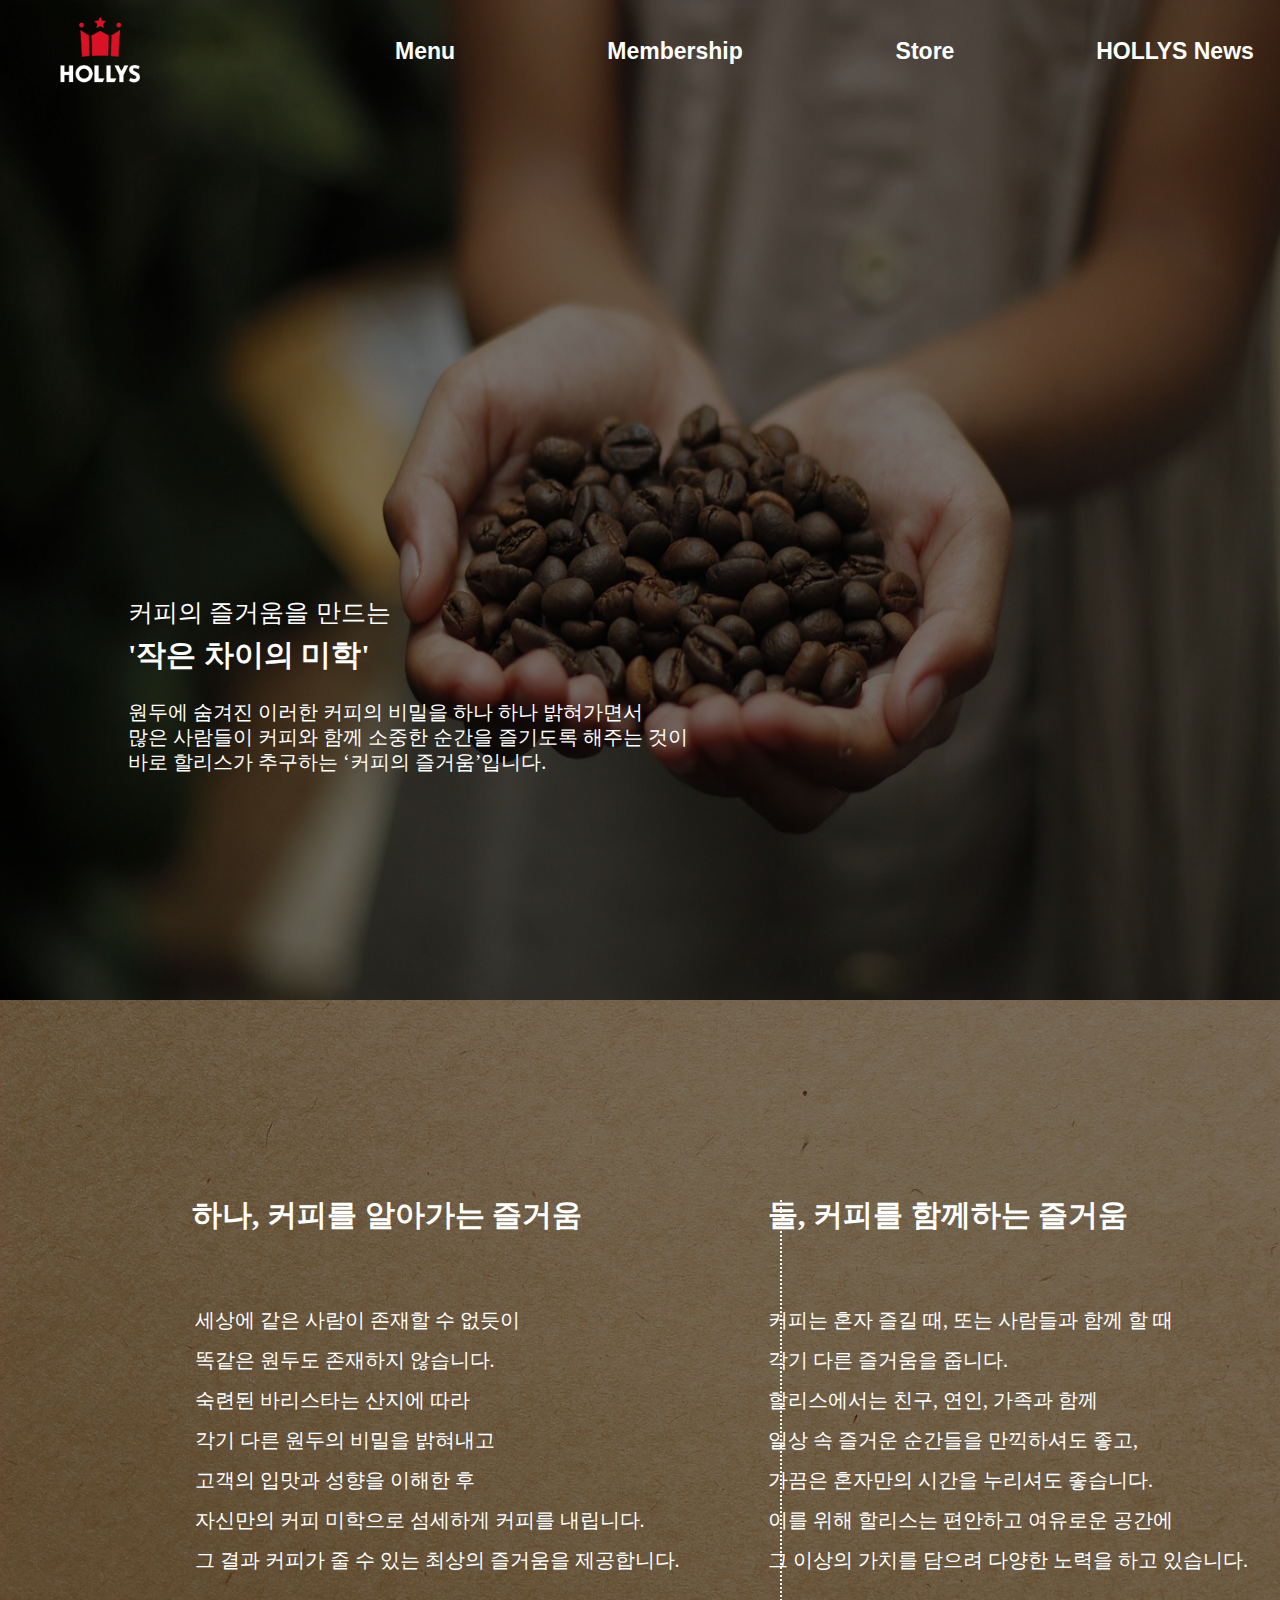
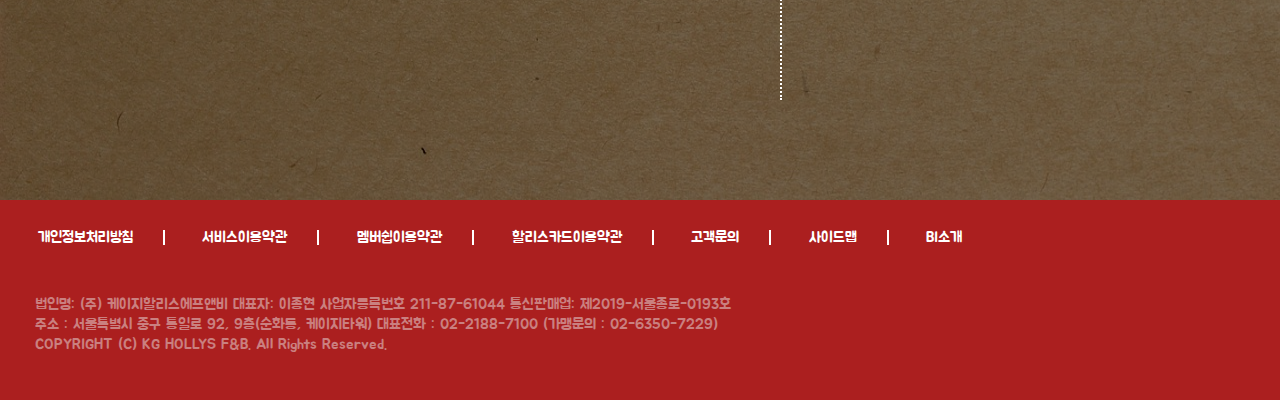
<file: about_hollys.html>
<!DOCTYPE html>
<html lang="ko">
<head>
    <meta charset="UTF-8">
    <meta name="viewport" content="width=device-width, initial-scale=1.0">
    <title>about_hollys</title>
    <link rel="stylesheet" href="css/style.css">
    <script defer src="js/main.js"></script>

</head>
<body>
    <header>
        <h1>
            <a href="index.html">
                <img src="images/main/logo.png" alt="할리스 로고">
            </a>
        </h1>
        <div class="bg"></div>
        <ul class="gnb">
            <li>
                <a href="coffee.html">Menu</a>
                <ul class="sub">
                    <li>
                        <a href="coffee.html">커피</a>
                    </li>
                    <li>
                        <a href="juice.html">주스</a>
                    </li>
                    <li>
                        <a href="food.html">푸드</a>
                    </li>
                    <li>
                        <a href="dessert.html">디저트</a>
                    </li>
                </ul>
            </li>
            <li>
                <a href="smart_order.html">Membership</a>
                <ul class="sub">
                    <li>
                        <a href="smart_order.html">스마트 오더</a>
                    </li>
                    <li>
                        <a href="mambership.html">멤버십 혜택</a>
                    </li>
                </ul>
            </li>
            <li>
                <a href="location.html">Store</a>
                <ul class="sub">
                    <li>
                        <a href="location.html">매장검색</a>
                    </li>
                </ul>
            </li>
            <li>
                <a href="notice.html">HOLLYS News</a>
                <ul class="sub">
                    <li>
                        <a href="notice.html">Notice</a>
                    </li>
                    <li>
                        <a href="event.html">Event</a>
                    </li>
                </ul>
            </li>
            <li>
                <a href="about_hollys.html">HOLLYS Stoty</a>
                <ul class="sub">
                    <li>
                        <a href="about_hollys.html">About HOLLYS</a>
                    </li>
                    <li>
                        <a href="history.html">History</a>
                    </li>
                </ul>
            </li>
        </ul>
    </header>
    <div class="about">
        <img src="images/about_hollys/AH1.jpg" alt="">
        <span>커피의 즐거움을 만드는</span>
        <h2>'작은 차이의 미학'</h2>
        <p>원두에 숨겨진 이러한 커피의 비밀을 하나 하나 밝혀가면서<br>
            많은 사람들이 커피와 함께 소중한 순간을 즐기도록 해주는 것이<br>
            바로 할리스가 추구하는 ‘커피의 즐거움’입니다.</p>
    </div>
    <div class="about_contents">
        <img src="images/about_hollys/AH2.jpg" alt="">
        <h3>하나, 커피를 알아가는 즐거움</h3>
        <p>세상에 같은 사람이 존재할 수 없듯이<br> 
            똑같은 원두도 존재하지 않습니다. <br>
            숙련된 바리스타는 산지에 따라 <br>
            각기 다른 원두의 비밀을 밝혀내고 <br>
            고객의 입맛과 성향을 이해한 후 <br>
            자신만의 커피 미학으로 섬세하게 커피를 내립니다. <br>
            그 결과 커피가 줄 수 있는 최상의 즐거움을 제공합니다.</p>
        <h3>둘, 커피를 함께하는 즐거움</h3>
        <p>커피는 혼자 즐길 때, 또는 사람들과 함께 할 때 <br>
            각기 다른 즐거움을 줍니다. <br>
            할리스에서는 친구, 연인, 가족과 함께 <br>
            일상 속 즐거운 순간들을 만끽하셔도 좋고, <br>
            가끔은 혼자만의 시간을 누리셔도 좋습니다. <br>
            이를 위해 할리스는 편안하고 여유로운 공간에 <br>
            그 이상의 가치를 담으려 다양한 노력을 하고 있습니다.</p>
        <div class="line"></div>
    </div>
    <footer>
        <div class="footermenu">
            <ul>
                <li>
                    <a href="#">개인정보처리방침</a>
                </li>
                <li>
                    <a href="#">서비스이용약관</a>
                </li>
                <li>
                    <a href="#">멤버쉽이용약관</a>
                </li>
                <li>
                    <a href="#">할리스카드이용약관</a>
                </li>
                <li>
                    <a href="#">고객문의</a>
                </li>
                <li>
                    <a href="#">사이드맵</a>
                </li>
                <li>
                    <a href="#">BI소개</a>
                </li>
            </ul>
        </div>
        <div class="copyright">
            <p>
                법인명: (주) 케이지할리스에프앤비 대표자: 이종현 사업자등록번호 211-87-61044 통신판매업: 제2019-서울종로-0193호 <br>
                주소 : 서울특별시 중구 통일로 92, 9층(순화동, 케이지타워) 대표전화 : 02-2188-7100 (가맹문의 : 02-6350-7229) <br>
                COPYRIGHT (C) KG HOLLYS F&B. All Rights Reserved.
            </p>
        </div>
    </footer>

</body>
</html>
</file>
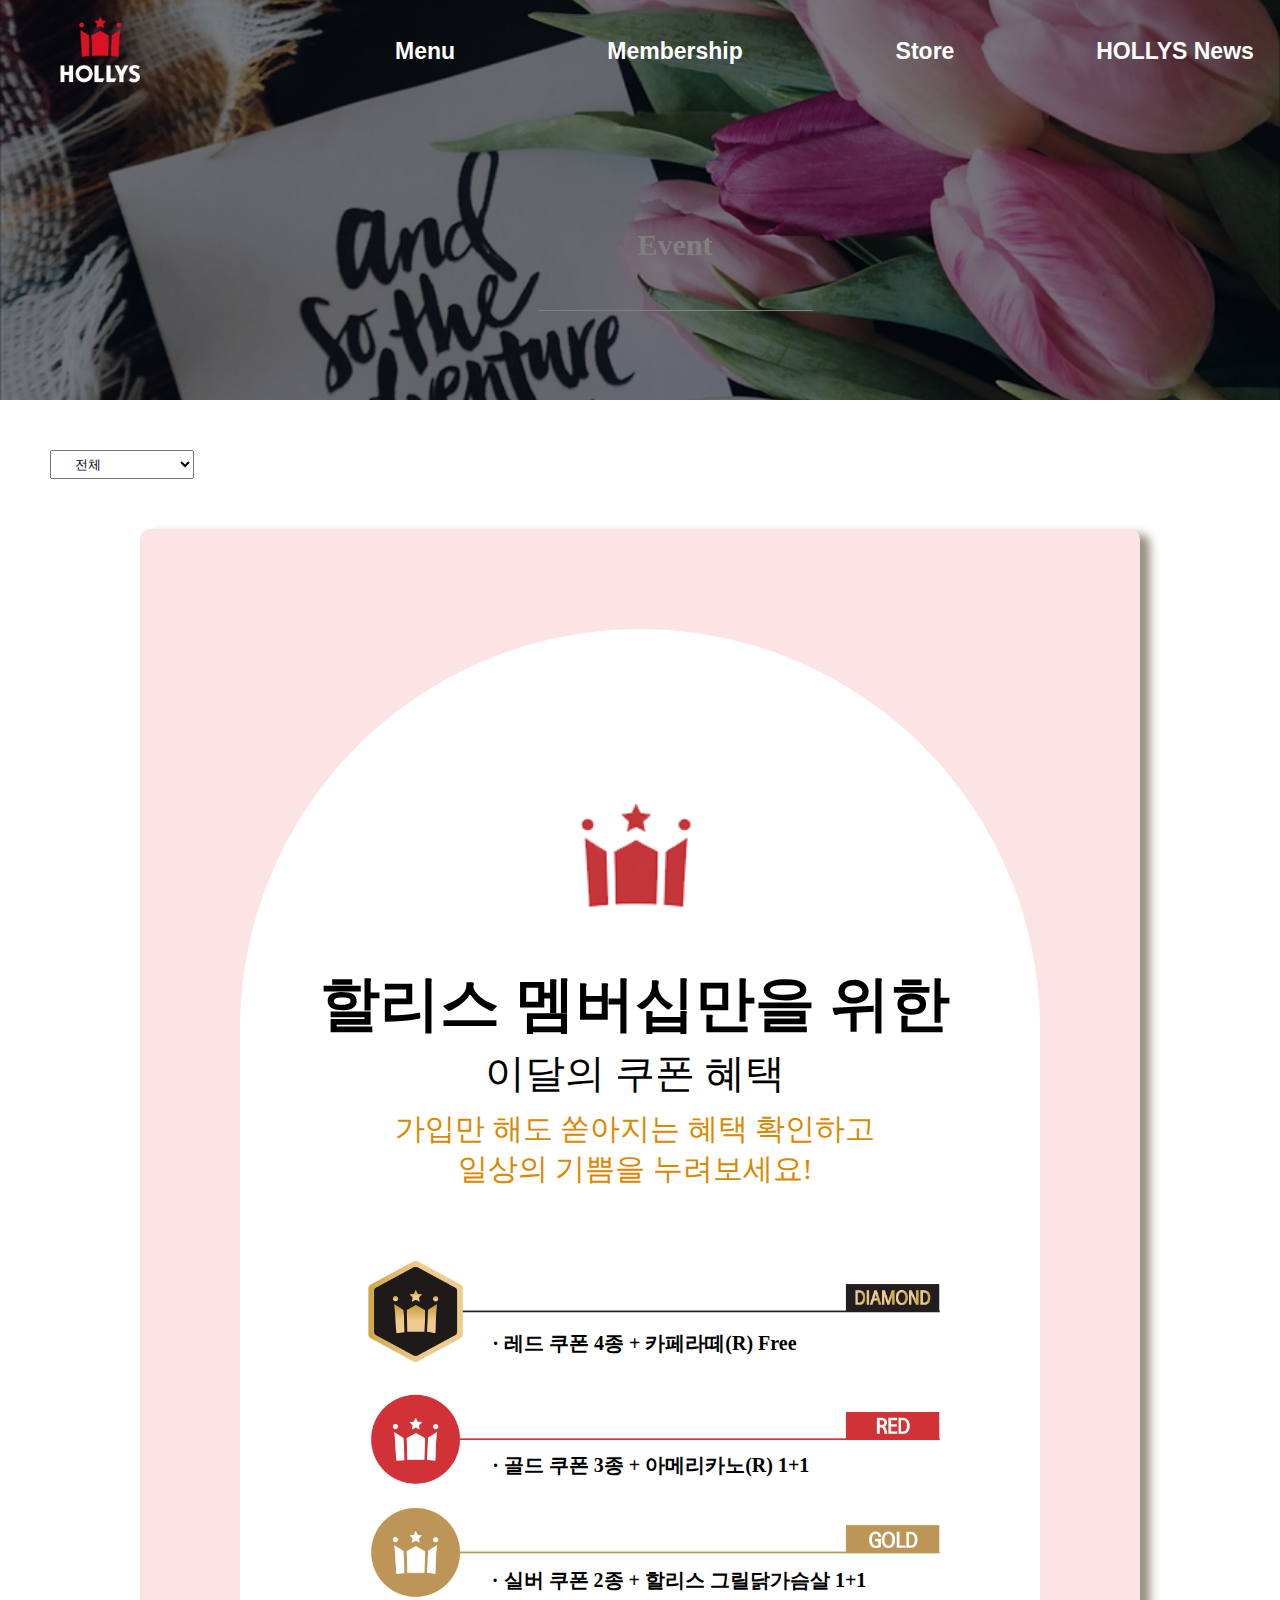
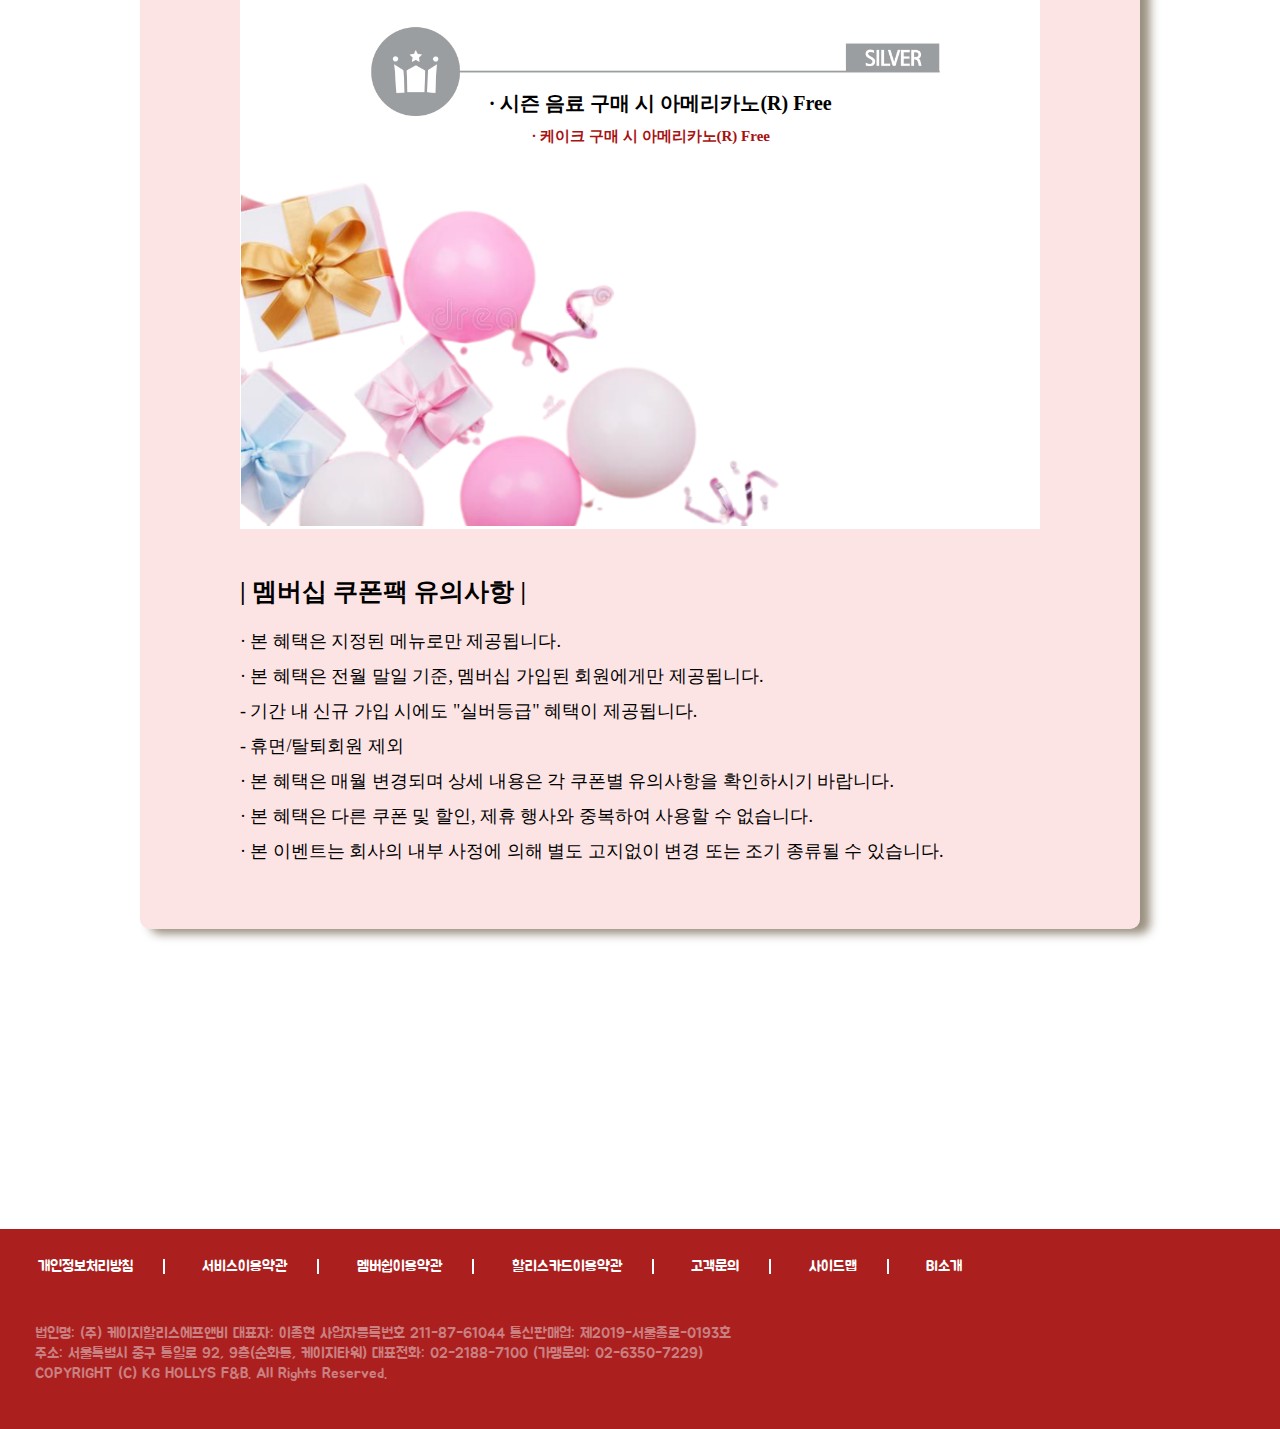
<file: event.html>
<!DOCTYPE html>
<html lang="en">
<head>
    <meta charset="UTF-8">
    <meta name="viewport" content="width=device-width, initial-scale=1.0">
    <title>Document</title>
    <link rel="stylesheet" href="css/style.css">
    <script defer src="js/main.js"></script>

</head>
<body>
    
    <header>
        <h1>
            <a href="index.html">
                <img src="images/main/logo.png" alt="할리스 로고">
            </a>
        </h1>
        <div class="bg"></div>
        <ul class="gnb">
            <li>
                <a href="coffee.html">Menu</a>
                <ul class="sub">
                    <li>
                        <a href="coffee.html">커피</a>
                    </li>
                    <li>
                        <a href="juice.html">주스</a>
                    </li>
                    <li>
                        <a href="food.html">푸드</a>
                    </li>
                    <li>
                        <a href="dessert.html">디저트</a>
                    </li>
                </ul>
            </li>
            <li>
                <a href="smart_order.html">Membership</a>
                <ul class="sub">
                    <li>
                        <a href="smart_order.html">스마트 오더</a>
                    </li>
                    <li>
                        <a href="mambership.html">멤버십 혜택</a>
                    </li>
                </ul>
            </li>
            <li>
                <a href="location.html">Store</a>
                <ul class="sub">
                    <li>
                        <a href="location.html">매장검색</a>
                    </li>
                </ul>
            </li>
            <li>
                <a href="notice.html">HOLLYS News</a>
                <ul class="sub">
                    <li>
                        <a href="notice.html">Notice</a>
                    </li>
                    <li>
                        <a href="event.html">Event</a>
                    </li>
                </ul>
            </li>
            <li>
                <a href="about_hollys.html">HOLLYS Stoty</a>
                <ul class="sub">
                    <li>
                        <a href="about_hollys.html">About HOLLYS</a>
                    </li>
                    <li>
                        <a href="history.html">History</a>
                    </li>
                </ul>
            </li>
        </ul>

    </header>
    <section class="visual event">
        <div class="inner">
            <h2>
                <a href="#">Event</a>
            </h2>
        </div>
    </section>
    <select name="notice" id="notice">
        <option value="notice1">전체</option>
        <option value="notice2">멤버십 이벤트</option>
        <option value="notice3">온라인 이벤트</option>
        <option value="notice2">매장이벤트</option>
        <option value="notice2">판촉물이벤트</option>
    </select>
    <div class="event_wrap">
        <div class="circle">
            <img src="images/event/event_logo.png" alt="할리스 이벤트 로고">
            <div class="event_title">
                <h2>할리스 멤버십만을 위한</h2>
                <h3>이달의 쿠폰 혜택</h3>
                <p>가입만 해도 쏟아지는 혜택 확인하고 <br>
                일상의 기쁨을 누려보세요!</p>
                <img src="images/event/event_level.png" alt="" class="event_level">
                <span>· 레드 쿠폰 4종 + 카페라떼(R) Free <br></span>
                <span>· 골드 쿠폰 3종 + 아메리카노(R) 1+1 <br></span>
                <span>· 실버 쿠폰 2종 + 할리스 그릴닭가슴살 1+1 <br></span>
                <span>· 시즌 음료 구매 시 아메리카노(R) Free <br></span>
                <span>· 케이크 구매 시 아메리카노(R) Free <br></span>
                <img src="images/event/event_box.png" alt="" class="event_box">
            </div>
        </div>
        <div class="event_notice">
            <h2>| 멤버십 쿠폰팩 유의사항 |</h2>
            <p>· 본 혜택은 지정된 메뉴로만 제공됩니다.</p>
            <p>· 본 혜택은 전월 말일 기준, 멤버십 가입된 회원에게만 제공됩니다. <br>
            - 기간 내 신규 가입 시에도  "실버등급" 혜택이 제공됩니다. <br>
            - 휴면/탈퇴회원 제외</p>
            <p>· 본 혜택은 매월 변경되며 상세 내용은 각 쿠폰별 유의사항을 확인하시기 바랍니다.</p>
            <p>· 본 혜택은 다른 쿠폰 및 할인, 제휴 행사와 중복하여 사용할 수 없습니다.</p>
            <p>· 본 이벤트는 회사의 내부 사정에 의해 별도 고지없이 변경 또는 조기 종류될 수 있습니다.</p>
        </div>
    </div>
    <footer>
        <div class="footermenu">
            <ul>
                <li><a href="#">개인정보처리방침</a></li>
                <li><a href="#">서비스이용약관</a></li>
                <li><a href="#">멤버쉽이용약관</a></li>
                <li><a href="#">할리스카드이용약관</a></li>
                <li><a href="#">고객문의</a></li>
                <li><a href="#">사이드맵</a></li>
                <li><a href="#">BI소개</a></li>
            </ul>
        </div>
        <div class="copyright">
            <p>
                법인명: (주) 케이지할리스에프앤비 대표자: 이종현 사업자등록번호 211-87-61044 통신판매업: 제2019-서울종로-0193호 <br>
                주소: 서울특별시 중구 통일로 92, 9층(순화동, 케이지타워) 대표전화: 02-2188-7100 (가맹문의: 02-6350-7229) <br>
                COPYRIGHT (C) KG HOLLYS F&B. All Rights Reserved.
            </p>
        </div>
    </footer>
</body>
</html>
</file>
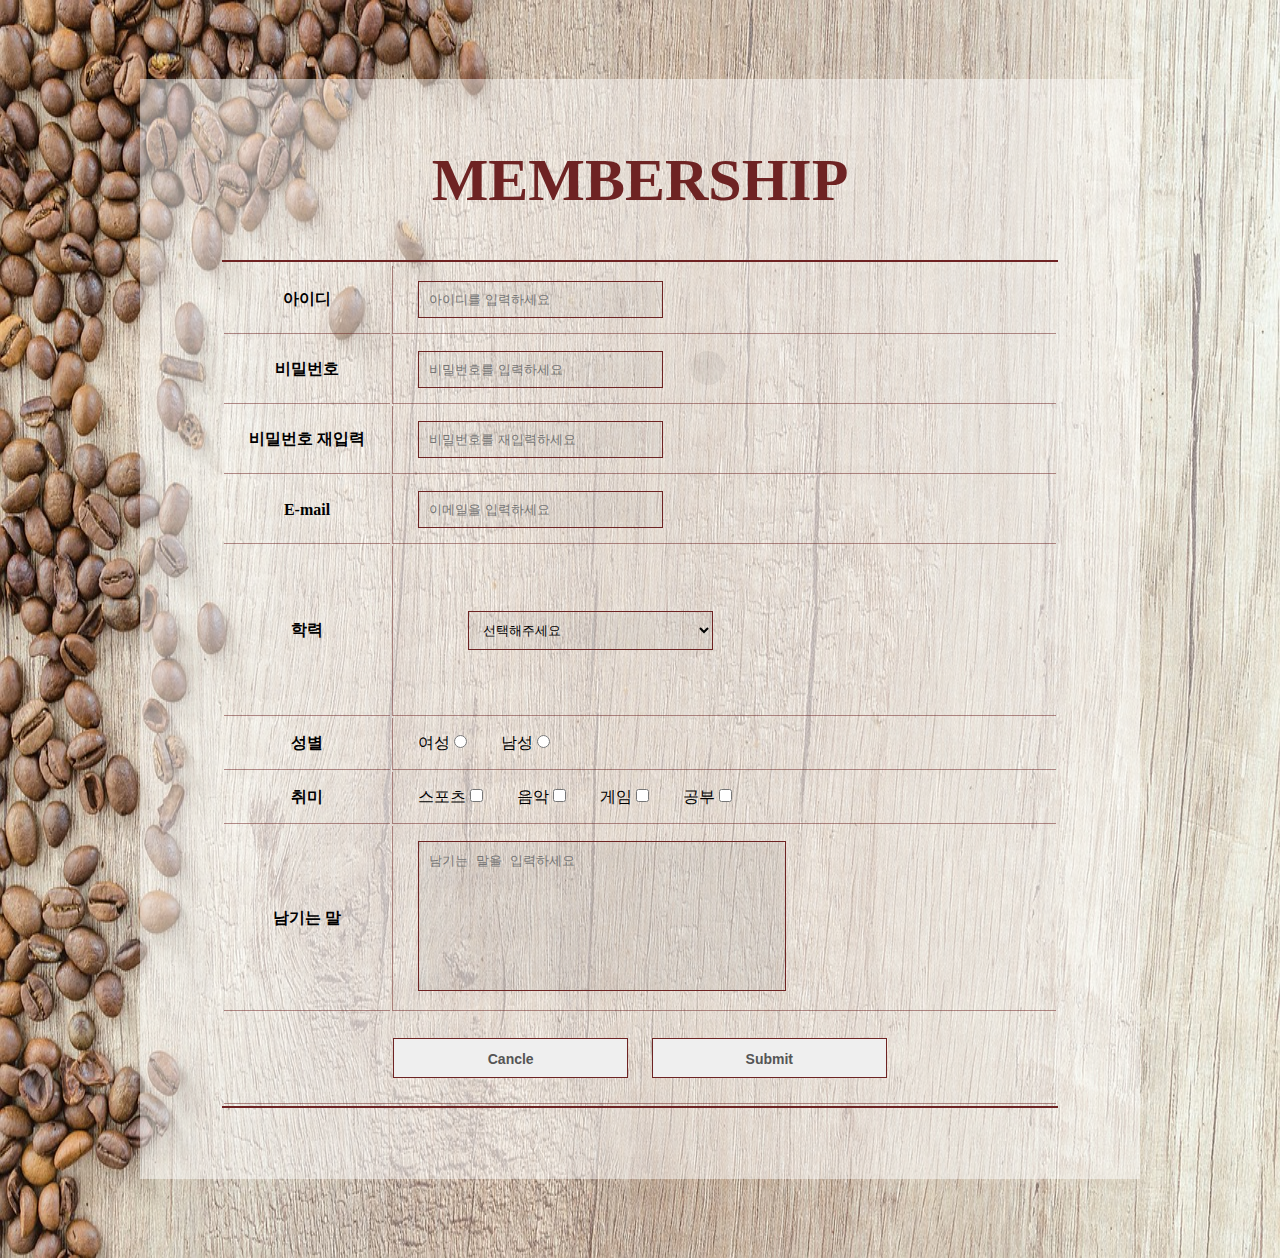
<file: mambership.html>
<!DOCTYPE html>
<html lang="ko">
<head>
    <meta charset="UTF-8">
    <meta name="viewport" content="width=device-width, initial-scale=1.0">
    <title>mambership</title>
    <link rel="stylesheet" href="css/style.css">
    <script defer src="js/mambership.js"></script>
    <link rel="stylesheet" href="https://cdnjs.cloudflare.com/ajax/libs/font-awesome/6.1.2/css/all.min.css"
    integrity="sha512-1sCRPdkRXhBV2PBLUdRb4tMg1w2YPf37qatUFeS7zlBy7jJI8Lf4VHwWfZZfpXtYSLy85pkm9GaYVYMfw5BC1A=="
    crossorigin="anonymous" referrerpolicy="no-referrer" />
</head>
<body>
    <div class="join_wrap">
        <img src="images/m_bg.jpg" alt="">
    <section id="join">
        <div class="inner">
            <h1>MEMBERSHIP</h1>

            <form action="result.html" method="get" id="member">
                <fieldset>
                    <legend class="hidden">회원가입 폼 입력 양식</legend>
                    <table>
                        <caption class="hidden">회원가입을 위한 아이디, 비밀번호, 이메일, 성별, 학력, 취미, 남기는 말 입력 테이블</caption>
                        <tbody>
                            <!-- Id -->
                            <tr>
                                <th scope="row"><label for="userid">아이디</label></th>
                                <td>

                                    <input type="text" name="userid" id="userid" placeholder="아이디를 입력하세요">

                                </td>
                            </tr>
                            <!-- password -->
                            <tr>
                                <th scope="row"><label for="pwd1">비밀번호</label></th>
                                <td>
                                    <input type="password" name="pwd1" id="pwd1" placeholder="비밀번호를 입력하세요">
                                    <div id="toggleBtn"></div>
                                </td>
                            </tr>

                            <tr>
                                <th scope="row"><label for="pwd2">비밀번호 재입력</label></th>
                                <td>
                                    <input type="password" name="pwd2" id="pwd2" placeholder="비밀번호를 재입력하세요">
                                </td>
                            </tr>
                            <!-- email -->
                            <tr>
                                <th scope="row"><label for="email">E-mail</label></th>
                                <td>
                                    <input type="text" name="email" id="email" placeholder="이메일을 입력하세요">
                                </td>
                            </tr>
                            <!-- education -->
                            <tr>
                                <th scope="row"><label for="edu">학력</label></th>
                                <td>
                                    <select name="edu" id="edu">
                                        <option value="">선택해주세요</option>
                                        <option value="elemantary">초등학교 졸업</option>
                                        <option value="middle">중학교 졸업</option>
                                        <option value="high">고등학교 졸업</option>
                                        <option value="college">대학교 졸업</option>
                                    </select>
                                </td>
                            </tr>
                            <!-- gender -->
                            <tr>
                                <th scope="row">성별</th>
                                <td>
                                    <label for="male">여성</label>
                                    <input type="radio" name="gender" id="male" value="male">
                                    <label for="female">남성</label>
                                    <input type="radio" name="gender" id="female" value="female">
                                </td>
                            </tr>
                            <!-- innerest -->
                            <tr>
                                <th scope="row">취미</th>
                                <td>
                                    <label for="sports">스포츠</label>
                                    <input type="checkbox" name="hobby" id="sports" value="sports">

                                    <label for="music">음악</label>
                                    <input type="checkbox" name="hobby" id="music" value="music">

                                    <label for="game">게임</label>
                                    <input type="checkbox" name="hobby" id="game" value="game">

                                    <label for="study">공부</label>
                                    <input type="checkbox" name="hobby" id="study" value="study">
                                </td>
                            </tr>
                            <!-- comments -->
                            <tr>
                                <th scope="row"><label for="comments">남기는 말</label></th>
                                <td>
                                    <textarea name="comments" id="comments" placeholder="남기는 말을 입력하세요"></textarea>
                                </td>
                            </tr>
                            <tr>
                                <th colspan="2">
                                    <input type="reset" value="Cancle">
                                    <input type="submit" value="Submit">
                                </th>
                            </tr>
                        </tbody>
                    </table>
                </fieldset>
            </form>
        </div>
    </section>
    <div class="join_bg"></div>
</div>
</body>
</html>
</file>
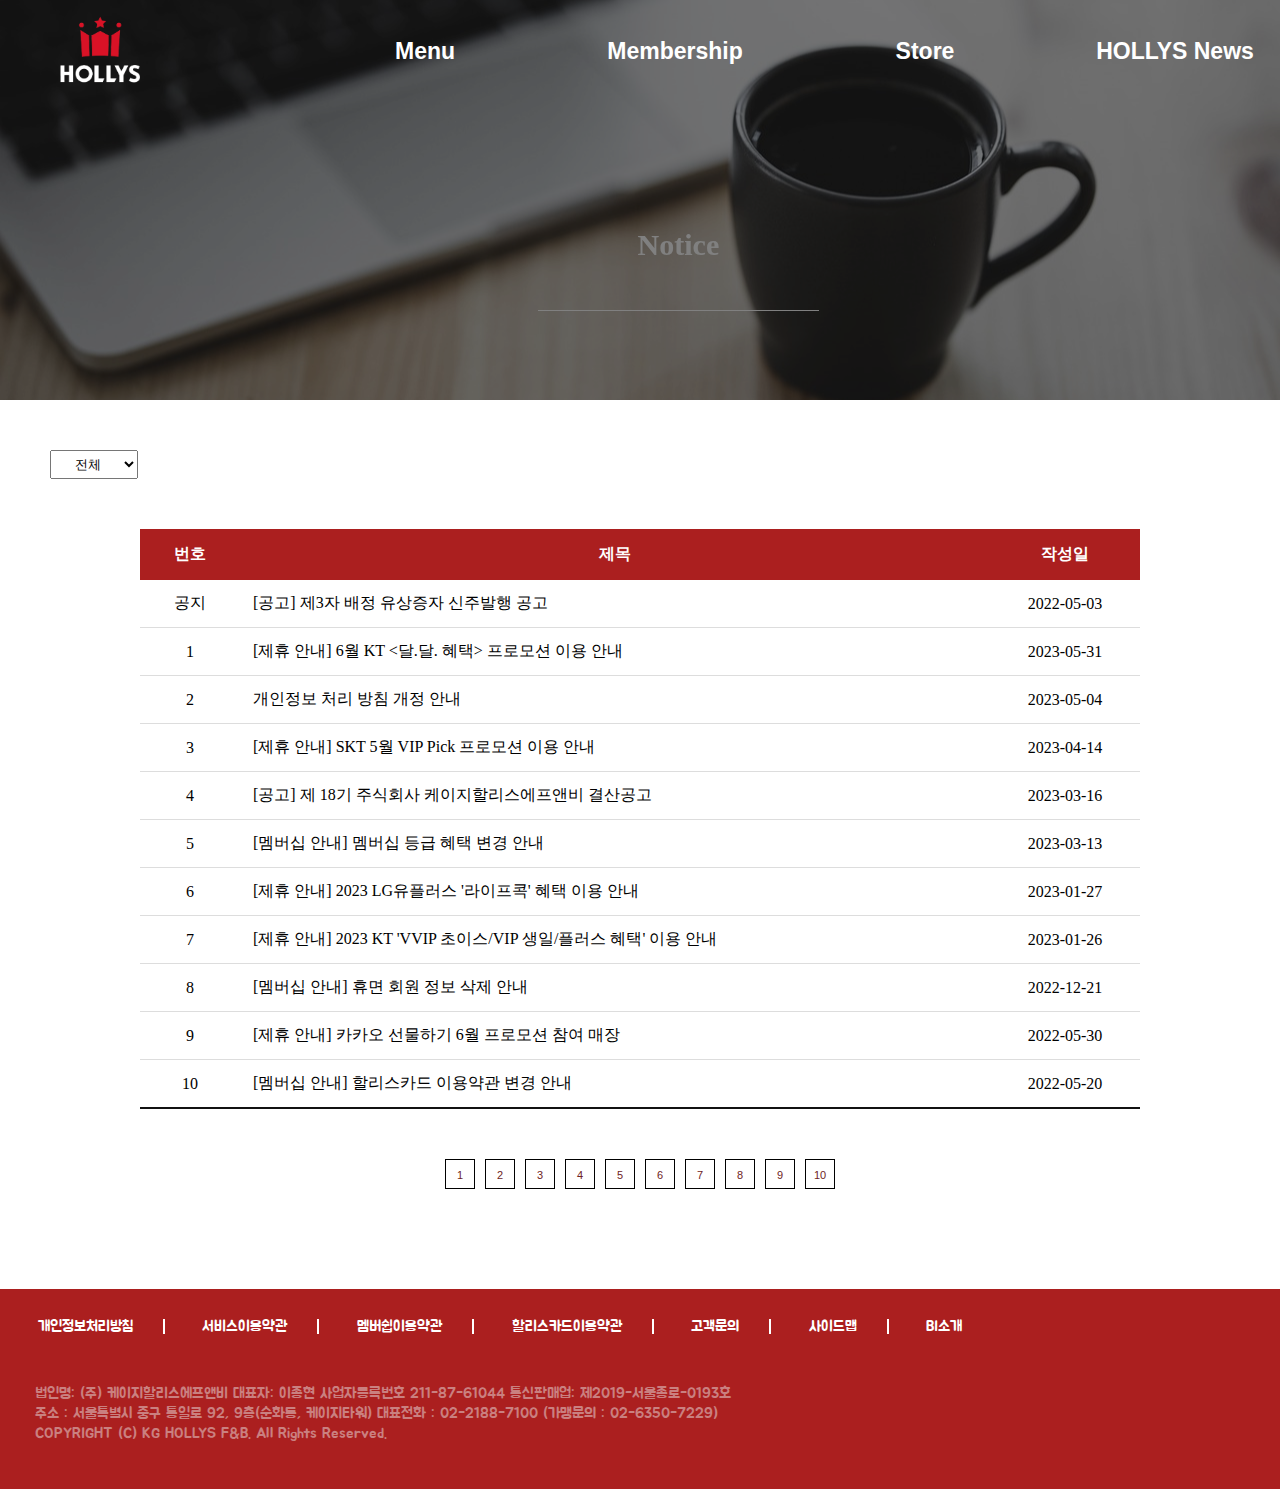
<file: notice.html>
<!DOCTYPE html>
<html lang="en">
<head>
    <meta charset="UTF-8">
    <meta name="viewport" content="width=device-width, initial-scale=1.0">
    <title>Document</title>
    <link rel="stylesheet" href="css/style.css">
    <script defer src="js/main.js"></script>

</head>
<body>
    <header>
        <h1>
            <a href="index.html">
                <img src="images/main/logo.png" alt="할리스 로고">
            </a>
        </h1>
        <div class="bg"></div>
        <ul class="gnb">
            <li>
                <a href="coffee.html">Menu</a>
                <ul class="sub">
                    <li>
                        <a href="coffee.html">커피</a>
                    </li>
                    <li>
                        <a href="juice.html">주스</a>
                    </li>
                    <li>
                        <a href="food.html">푸드</a>
                    </li>
                    <li>
                        <a href="dessert.html">디저트</a>
                    </li>
                </ul>
            </li>
            <li>
                <a href="smart_order.html">Membership</a>
                <ul class="sub">
                    <li>
                        <a href="smart_order.html">스마트 오더</a>
                    </li>
                    <li>
                        <a href="mambership.html">멤버십 혜택</a>
                    </li>
                </ul>
            </li>
            <li>
                <a href="location.html">Store</a>
                <ul class="sub">
                    <li>
                        <a href="location.html">매장검색</a>
                    </li>
                </ul>
            </li>
            <li>
                <a href="notice.html">HOLLYS News</a>
                <ul class="sub">
                    <li>
                        <a href="notice.html">Notice</a>
                    </li>
                    <li>
                        <a href="event.html">Event</a>
                    </li>
                </ul>
            </li>
            <li>
                <a href="about_hollys.html">HOLLYS Stoty</a>
                <ul class="sub">
                    <li>
                        <a href="about_hollys.html">About HOLLYS</a>
                    </li>
                    <li>
                        <a href="history.html">History</a>
                    </li>
                </ul>
            </li>
        </ul>

    </header>
    <section class="visual notice">
        <div class="inner">
            <h2>
                <a href="#">Notice</a>
            </h2>
        </div>
    </section>

    <section class="content">
        <select name="notice" id="notice">
            <option value="notice1">전체</option>
            <option value="notice2">공지</option>
        </select>
        <table>
            <thead>
                <tr>
                    <th>번호</th>
                    <th>제목</th>
                    <th>작성일</th>
                </tr>
            </thead>
            <tbody>
                <tr>
                    <td>공지</td>
                    <td>[공고] 제3자 배정 유상증자 신주발행 공고</td>
                    <td>2022-05-03</td>
                </tr>
                <tr>
                    <td>1</td>
                    <td>[제휴 안내] 6월 KT <달.달. 혜택> 프로모션 이용 안내</td>
                    <td>2023-05-31</td>
                </tr>
                <tr>
                    <td>2</td>
                    <td>개인정보 처리 방침 개정 안내</td>
                    <td>2023-05-04</td>
                </tr>
                <tr>
                    <td>3</td>
                    <td>[제휴 안내] SKT 5월 VIP Pick 프로모션 이용 안내</td>
                    <td>2023-04-14</td>
                </tr>
                <tr>
                    <td>4</td>
                    <td>[공고] 제 18기 주식회사 케이지할리스에프앤비 결산공고</td>
                    <td>2023-03-16</td>
                </tr>
                <tr>
                    <td>5</td>
                    <td>[멤버십 안내] 멤버십 등급 혜택 변경 안내</td>
                    <td>2023-03-13</td>
                </tr>
                <tr>
                    <td>6</td>
                    <td>[제휴 안내] 2023 LG유플러스 '라이프콕' 혜택 이용 안내</td>
                    <td>2023-01-27</td>
                </tr>
                <tr>
                    <td>7</td>
                    <td>[제휴 안내] 2023 KT 'VVIP 초이스/VIP 생일/플러스 혜택' 이용 안내</td>
                    <td>2023-01-26</td>
                </tr>
                <tr>
                    <td>8</td>
                    <td>[멤버십 안내] 휴면 회원 정보 삭제 안내</td>
                    <td>2022-12-21</td>
                </tr>
                <tr>
                    <td>9</td>
                    <td>[제휴 안내] 카카오 선물하기 6월 프로모션 참여 매장</td>
                    <td>2022-05-30</td>
                </tr>
                <tr>
                    <td>10</td>
                    <td>[멤버십 안내] 할리스카드 이용약관 변경 안내</td>
                    <td>2022-05-20</td>
                </tr>
            </tbody>
        </table>
        <div class="pagination">
    
            <p class="numbers">
              <a href="#">1</a>
              <a href="#">2</a>
              <a href="#">3</a>
              <a href="#">4</a>
              <a href="#">5</a>
              <a href="#">6</a>
              <a href="#">7</a>
              <a href="#">8</a>
              <a href="#">9</a>
              <a href="#">10</a>
    
            </p>
          </div>
        </div>
    </section>

    <footer>
        <div class="footermenu">
            <ul>
                <li>
                    <a href="#">개인정보처리방침</a>
                </li>
                <li>
                    <a href="#">서비스이용약관</a>
                </li>
                <li>
                    <a href="#">멤버쉽이용약관</a>
                </li>
                <li>
                    <a href="#">할리스카드이용약관</a>
                </li>
                <li>
                    <a href="#">고객문의</a>
                </li>
                <li>
                    <a href="#">사이드맵</a>
                </li>
                <li>
                    <a href="#">BI소개</a>
                </li>
            </ul>
        </div>
        <div class="copyright">
            <p>
                법인명: (주) 케이지할리스에프앤비 대표자: 이종현 사업자등록번호 211-87-61044 통신판매업: 제2019-서울종로-0193호 <br>
                주소 : 서울특별시 중구 통일로 92, 9층(순화동, 케이지타워) 대표전화 : 02-2188-7100 (가맹문의 : 02-6350-7229) <br>
                COPYRIGHT (C) KG HOLLYS F&B. All Rights Reserved.
            </p>
        </div>
    </footer>
</body>
</html>
</file>
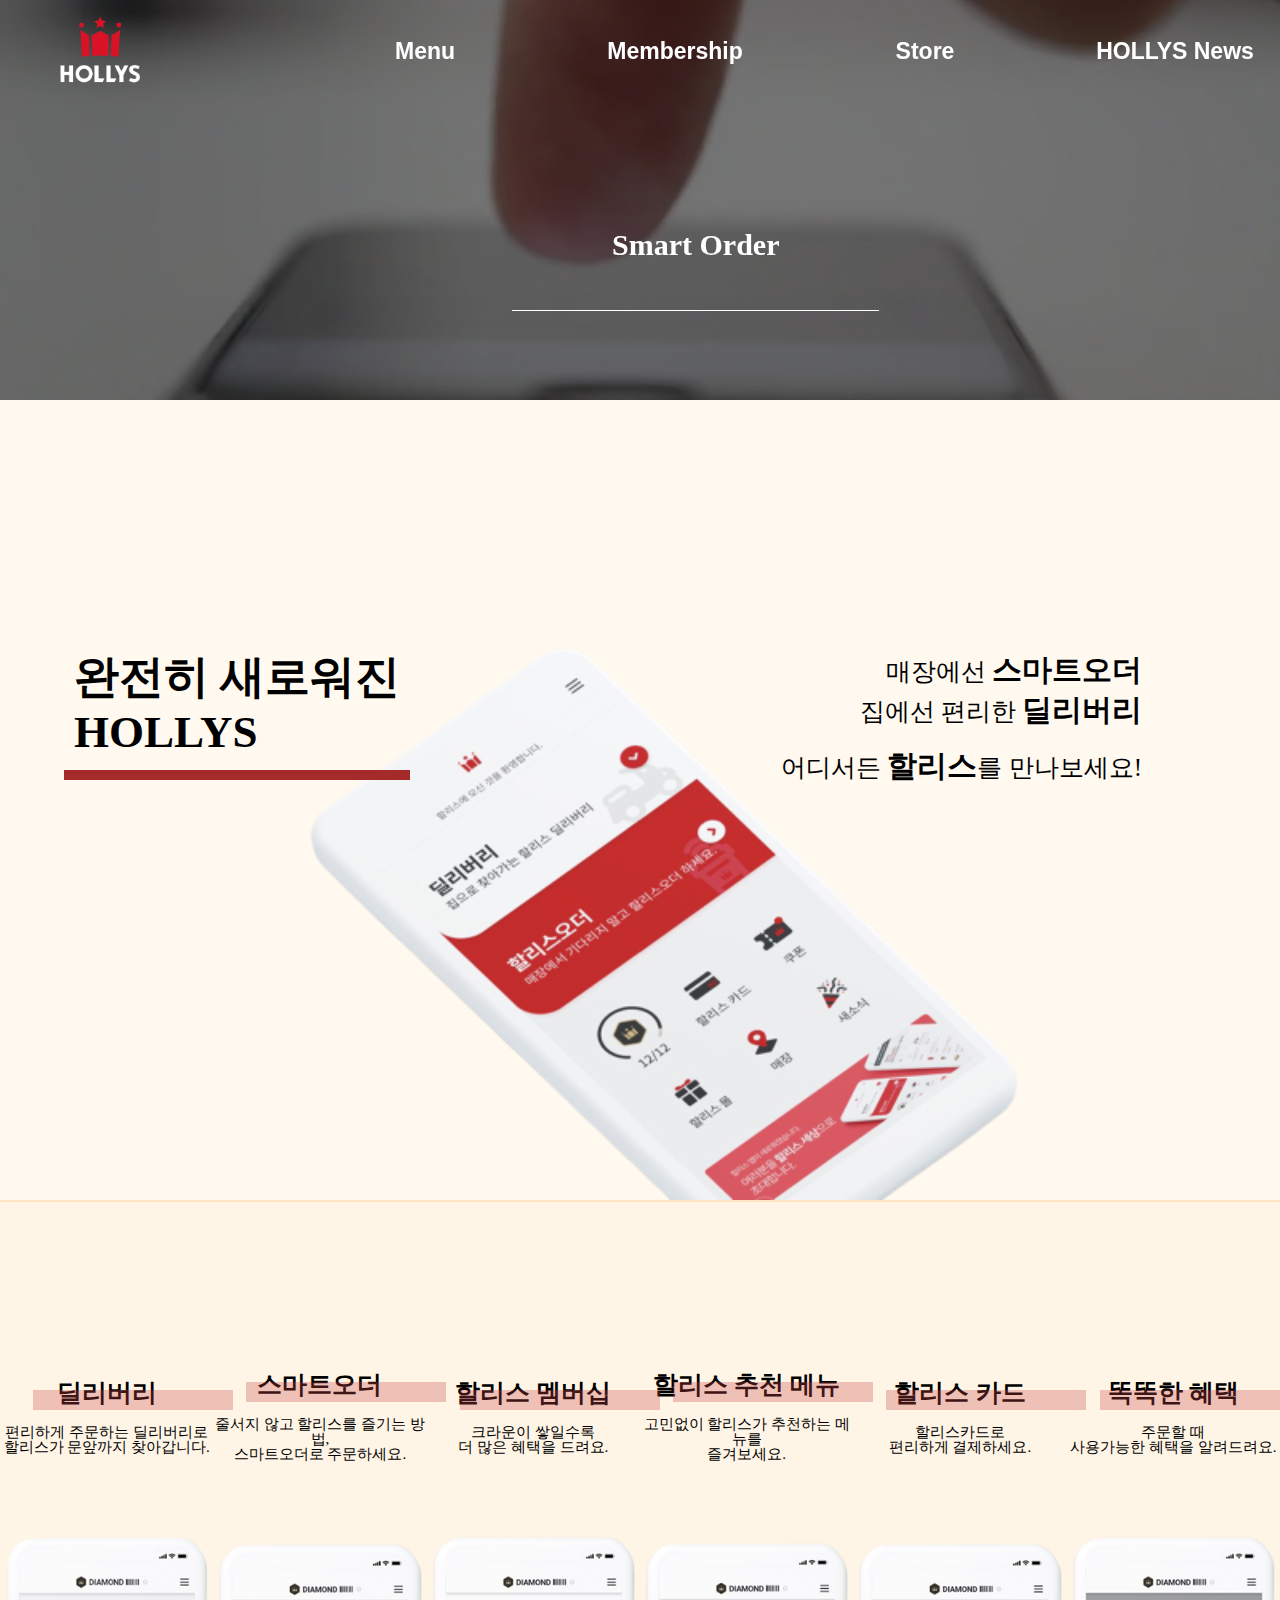
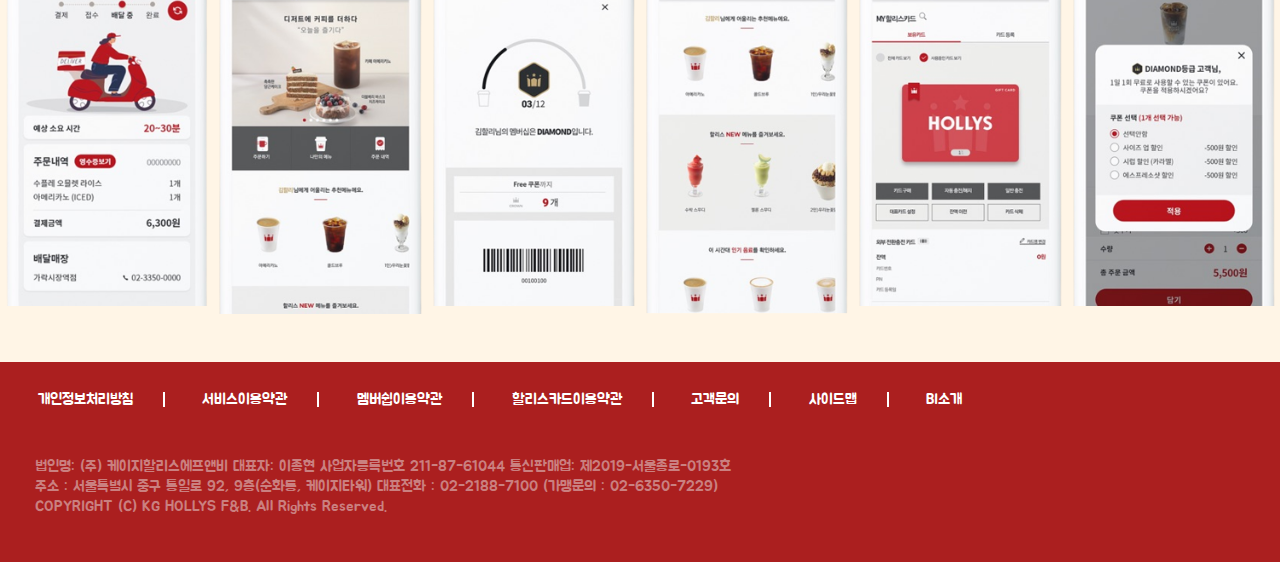
<file: smart_order.html>
<!DOCTYPE html>
<html lang="ko">
<head>
    <meta charset="UTF-8">
    <meta name="viewport" content="width=device-width, initial-scale=1.0">
    <title>coffee</title>
    <link rel="stylesheet" href="css/style.css">
    <script defer src="js/main.js"></script>

</head>
<body>
    <header>
        <h1>
            <a href="index.html">
                <img src="images/main/logo.png" alt="할리스 로고">
            </a>
        </h1>
        <div class="bg"></div>
        <ul class="gnb">
            <li>
                <a href="coffee.html">Menu</a>
                <ul class="sub">
                    <li>
                        <a href="coffee.html">커피</a>
                    </li>
                    <li>
                        <a href="juice.html">주스</a>
                    </li>
                    <li>
                        <a href="food.html">푸드</a>
                    </li>
                    <li>
                        <a href="dessert.html">디저트</a>
                    </li>
                </ul>
            </li>
            <li>
                <a href="smart_order.html">Membership</a>
                <ul class="sub">
                    <li>
                        <a href="smart_order.html">스마트 오더</a>
                    </li>
                    <li>
                        <a href="mambership.html">멤버십 혜택</a>
                    </li>
                </ul>
            </li>
            <li>
                <a href="location.html">Store</a>
                <ul class="sub">
                    <li>
                        <a href="location.html">매장검색</a>
                    </li>
                </ul>
            </li>
            <li>
                <a href="notice.html">HOLLYS News</a>
                <ul class="sub">
                    <li>
                        <a href="notice.html">Notice</a>
                    </li>
                    <li>
                        <a href="event.html">Event</a>
                    </li>
                </ul>
            </li>
            <li>
                <a href="about_hollys.html">HOLLYS Stoty</a>
                <ul class="sub">
                    <li>
                        <a href="about_hollys.html">About HOLLYS</a>
                    </li>
                    <li>
                        <a href="history.html">History</a>
                    </li>
                </ul>
            </li>
        </ul>

    </header>
    <section class="visual smart">
        <div class="mp4">
            <video src="video/smart.mp4" autoplay loop muted></video>
        </div>
        <div class="inner">
            <h2>
                <a href="#">Smart Order</a>
            </h2>
        </div>
    </section>
    <div class="smart_main">
        <h1>완전히 새로워진 <br>
            HOLLYS</h1>
        <p>매장에선 <span>스마트오더</span><br>
                 집에선 편리한 <span>딜리버리</span></p>
        <p>어디서든 <span>할리스</span>를 만나보세요!</p>
        <img src="images/smart_order/smart_order1.png" alt="">
    </div>
    <section class="smart_order">
        <article>
            <h2>딜리버리</h2>
            <p>편리하게 주문하는 딜리버리로 <br>
                할리스가 문앞까지 찾아갑니다.</p>
            <img src="images/smart_order/smart_order2.png" alt="">
        </article>
        <article>
            <h2>스마트오더</h2>
            <p>줄서지 않고 할리스를 즐기는 방법, <br>
                스마트오더로 주문하세요.</p>
            <img src="images/smart_order/smart_order3.png" alt="">
        </article>
        <article>
            <h2>할리스 멤버십</h2>
            <p>크라운이 쌓일수록 <br>
                더 많은 혜택을 드려요.</p>
            <img src="images/smart_order/smart_order4.png" alt="">
        </article>
        <article>
            <h2>할리스 추천 메뉴</h2>
            <p>고민없이 할리스가 추천하는 메뉴를 <br>
                즐겨보세요.</p>
            <img src="images/smart_order/smart_order5.png" alt="">
        </article>
        <article>
            <h2>할리스 카드</h2>
            <p>할리스카드로 <br>
                편리하게 결제하세요.</p>
            <img src="images/smart_order/smart_order6.png" alt="">
        </article>
        <article>
            <h2>똑똑한 혜택</h2>
            <p>주문할 때 <br>
                사용가능한 혜택을 알려드려요.</p>
            <img src="images/smart_order/smart_order7.png" alt="">
        </article>
    </section>
    <footer>
        <div class="footermenu">
            <ul>
                <li>
                    <a href="#">개인정보처리방침</a>
                </li>
                <li>
                    <a href="#">서비스이용약관</a>
                </li>
                <li>
                    <a href="#">멤버쉽이용약관</a>
                </li>
                <li>
                    <a href="#">할리스카드이용약관</a>
                </li>
                <li>
                    <a href="#">고객문의</a>
                </li>
                <li>
                    <a href="#">사이드맵</a>
                </li>
                <li>
                    <a href="#">BI소개</a>
                </li>
            </ul>
        </div>
        <div class="copyright">
            <p>
                법인명: (주) 케이지할리스에프앤비 대표자: 이종현 사업자등록번호 211-87-61044 통신판매업: 제2019-서울종로-0193호 <br>
                주소 : 서울특별시 중구 통일로 92, 9층(순화동, 케이지타워) 대표전화 : 02-2188-7100 (가맹문의 : 02-6350-7229) <br>
                COPYRIGHT (C) KG HOLLYS F&B. All Rights Reserved.
            </p>
        </div>
    </footer>
</body>
</html>
</file>
<file: css/style.css>
@charset "UTF-8";
@import url("https://fonts.googleapis.com/css2?family=Black+Han+Sans&family=Caveat&family=Darumadrop+One&family=Indie+Flower&family=Jua&family=Nanum+Pen+Script&family=Pangolin&family=Shadows+Into+Light&family=Stardos+Stencil&family=Sunflower:wght@300&family=Walter+Turncoat&display=swap");
* {
  margin: 0px;
  padding: 0px;
  box-sizing: border-box;
}

ul,
ol,
li {
  list-style: none;
}

a {
  text-decoration: none;
}

button {
  cursor: pointer;
}

body {
  width: 100%;
  height: 100%;
  position: relative;
}

header {
  width: 100%;
  height: 300px;
  display: flex;
  position: absolute;
  z-index: 10;
}
header h1 a img {
  width: 100px;
  height: 100px;
  object-fit: contain;
  text-align: left;
  padding: 10px;
  margin-left: 50px;
}
header .bg {
  display: none;
  position: absolute;
  top: 27.8%;
  left: 0;
  width: 100%;
  height: 250px;
  background-color: rgba(0, 0, 0, 0.4);
}
header .gnb {
  display: flex;
  justify-content: space-evenly;
  width: calc(100% - 500px);
  height: 200px;
  margin-left: 300px;
  position: absolute;
  top: 0;
  left: 0;
}
header .gnb li:hover > a {
  color: #fff;
  background-color: rgba(0, 0, 0, 0.4);
}
header .gnb li a {
  display: block;
  color: #fff;
  padding: 20px;
  margin-top: 20px;
  font: bold 23px/1 "arial";
  width: 250px;
  text-align: center;
}
header .gnb li .sub {
  display: none;
  position: absolute;
  text-align: center;
  margin-top: 10px;
  z-index: 3;
}
header .gnb li .sub li a {
  display: block;
  font: bold 15px/1 "맑은 고딕";
  color: #d0bbbb;
  margin: 0px;
  width: 250px;
}
header .gnb li .sub li a:hover {
  color: #fff;
  background-color: rgb(110, 35, 35);
}

.slide {
  background: url(../images/main/v-bg.jpg) center/cover;
  object-fit: cover;
  width: 100%;
  height: 800px;
  position: relative;
}
.slide .left_arrow {
  position: absolute;
  top: 39%;
  left: 40px;
}
.slide .text {
  position: absolute;
  top: 30%;
  left: 18%;
}
.slide .text h2 {
  font: normal 70px/1 "Nanum Pen Script";
  color: #fff;
  line-height: 100px;
  text-shadow: 0 0 10px #fff;
}
.slide .text h2 span {
  font: normal 100px/1 "Nanum Pen Script";
  color: rgb(180, 240, 240);
}
.slide .text p {
  font: normal 80px/1 "Nanum Pen Script";
  color: #fff;
  line-height: 100px;
  text-shadow: 0 0 10px #fff;
}
.slide .text p span {
  color: rgb(236, 152, 152);
}
.slide .text span {
  font: normal 50px/1 "Nanum Pen Script";
  color: rgb(235, 235, 167);
  line-height: 50px;
  text-shadow: 0 0 10px #fff;
}
.slide .cake img {
  display: block;
  width: 500px;
  height: 500px;
  object-fit: contain;
  position: absolute;
  top: 20%;
  right: 10%;
}
.slide .right_arrow {
  position: absolute;
  top: 39%;
  right: 40px;
}
.slide .box1 {
  width: 100px;
  height: 20px;
  background-color: rgba(108, 13, 13, 0.705);
  position: absolute;
  bottom: 5%;
  left: 43%;
  border-radius: 50px;
}
.slide .box2 {
  width: 20px;
  height: 20px;
  background-color: #fff;
  position: absolute;
  bottom: 5%;
  left: 50%;
  border-radius: 50%;
}
.slide .box3 {
  width: 20px;
  height: 20px;
  background-color: #fff;
  position: absolute;
  bottom: 5%;
  left: 53%;
  border-radius: 50%;
}

.newMenu {
  width: 100%;
  height: 740px;
  background-color: #f2e5e5;
  position: relative;
}
.newMenu h2 {
  font: bold 25px/1 "Walter Turncoat";
  position: absolute;
  top: 10%;
  left: 45%;
}
.newMenu ul {
  display: flex;
  justify-content: space-evenly;
  width: 900px;
  position: relative;
  top: 20%;
  left: 25%;
}
.newMenu ul li a {
  display: block;
  font: bold 20px/1 "Sunflower";
  color: #fff;
  padding: 20px 30px;
  background-color: rgb(108, 27, 39);
}
.newMenu .n-1 img {
  position: absolute;
  top: 42%;
  left: 20%;
  z-index: 3;
  transform: scale(1);
}
.newMenu .n-1 h2 {
  font: normal 30px/1 "Black Han Sans";
  color: rgb(61, 90, 162);
  position: absolute;
  top: 50%;
  left: 45%;
}
.newMenu .n-1 p {
  font: normal 20px/1 "Walter Turncoat";
  color: #333;
  position: absolute;
  top: 60%;
  left: 45%;
}
.newMenu .n-1 span {
  font: bold 15px/1 "Walter Turncoat";
  color: #333;
  position: absolute;
  top: 65%;
  left: 45%;
}

.story {
  height: 650px;
  background: url(../images/main/s-bg.jpg) center/cover;
  position: relative;
  background-attachment: fixed;
}
.story h1 {
  font: bold 40px/1 "Black Han Sans";
  color: rgb(205, 160, 36);
  position: absolute;
  top: 30%;
  left: 20%;
  letter-spacing: 2px;
  text-shadow: 2px 2px 10px #333;
}
.story h2 {
  font: normal 30px/1 "Nanum Pen Script";
  color: #fff;
  position: absolute;
  top: 45%;
  left: 20%;
}
.story p {
  font: normal 20px/1 "Caveat";
  color: #f0d7d7;
  position: absolute;
  top: 55%;
  left: 20%;
  line-height: 25px;
}
.story button a {
  display: block;
  color: #fff;
  position: absolute;
  top: 70%;
  left: 20%;
  border: 1px solid #fff;
  padding: 10px;
}
.story img {
  position: absolute;
  top: 10%;
  left: 50%;
}

.news {
  height: 750px;
  background-color: #f5f2e7;
  position: relative;
}
.news h2 {
  font: bold 25px/1 "Walter Turncoat";
  position: absolute;
  top: 10%;
  left: 45%;
}
.news ul {
  display: flex;
  justify-content: space-evenly;
  padding-top: 230px;
}
.news ul li:hover a img {
  filter: brightness(50%);
  transition: 0.5s;
}
.news ul li:hover a .tag i {
  opacity: 1;
  transition: 0.5s;
}
.news ul li a {
  display: block;
  position: relative;
}
.news ul li a img {
  object-fit: contain;
}
.news ul li a .tag {
  position: absolute;
  top: 50%;
  left: 50%;
  transform: translate(-50%, -50%);
  letter-spacing: 15px;
}
.news ul li a .tag i {
  font-size: 30px;
  color: #fff;
  opacity: 0;
}

.store {
  height: 750px;
  position: relative;
}
.store h2 {
  font: bold 30px/1 "Jua";
  position: absolute;
  top: 10%;
  left: 45%;
  color: #333;
}
.store p {
  font: bold 20px/1 "맑은 고딕";
  color: #333;
  position: absolute;
  top: 20%;
  left: 40%;
}
.store button a {
  display: block;
  position: absolute;
  top: 25%;
  left: 830px;
  font: normal 25px/1 "Jua";
  color: #fff;
  padding: 10px 20px;
  background-color: rgba(164, 11, 11, 0.918);
  border-radius: 30px;
}
.store ul {
  display: flex;
  justify-content: space-between;
  width: 1000px;
  position: absolute;
  top: 45%;
  left: 21%;
}
.store ul li a {
  display: block;
}
.store ul li a img {
  object-fit: contain;
  margin-left: 7px;
}
.store ul li a p {
  font: normal 20px/1 "맑은 고딕";
  margin: 20px 0;
  text-align: center;
  color: #333;
  position: relative;
  top: 0;
  left: 0;
}
.store ul li a h3 {
  font: bold 25px/1 "Jua";
  text-align: center;
  color: rgba(164, 11, 11, 0.918);
}

footer {
  width: 100%;
  height: 200px;
  background-color: rgba(164, 11, 11, 0.918);
}
footer .footermenu ul {
  display: flex;
  justify-content: space-evenly;
  width: 1000px;
}
footer .footermenu ul li:last-child a {
  padding-right: 0px;
  border: none;
}
footer .footermenu ul li a {
  display: block;
  font: normal 15px/1 "Jua";
  color: #fff;
  margin-top: 30px;
  padding-right: 30px;
  border-right: 2px solid #fff;
}
footer .copyright {
  margin-top: 50px;
  margin-left: 35px;
}
footer .copyright p {
  font: normal 15px/1 "Jua";
  color: #ca8080;
  line-height: 20px;
}

header h1 a img {
  width: 100px;
  height: 100px;
  object-fit: contain;
  text-align: left;
  padding: 10px;
  margin-left: 50px;
}
header .bg {
  display: none;
  position: absolute;
  top: 27.5%;
  left: 0;
  width: 100%;
  height: 250px;
  background-color: rgba(0, 0, 0, 0.4);
}
header .gnb {
  display: flex;
  justify-content: space-evenly;
  width: calc(100% - 500px);
  height: 200px;
  margin-left: 300px;
}
header .gnb li:hover > a {
  color: #fff;
  background-color: rgba(0, 0, 0, 0.4);
}
header .gnb li a {
  display: block;
  color: #fff;
  padding: 20px;
  margin-top: 20px;
  font: bold 23px/1 "arial";
  width: 250px;
  text-align: center;
}
header .gnb li .sub {
  display: none;
  position: absolute;
  text-align: center;
  margin-top: 10px;
  z-index: 3;
}
header .gnb li .sub li a {
  display: block;
  font: bold 15px/1 "맑은 고딕";
  color: #d0bbbb;
  margin: 0px;
  width: 250px;
}
header .gnb li .sub li a:hover {
  color: #fff;
  background-color: rgba(110, 35, 35, 0.5);
}

.slide {
  width: 100%;
  height: 100%;
  overflow: hidden;
}
.slide ul {
  width: 300%;
  height: 100%;
  display: flex;
}
.slide ul li {
  width: 100%;
  height: 100%;
  align-items: center;
  justify-content: center;
  flex-wrap: nowrap;
}
.slide ul li img {
  width: 100%;
  height: 100%;
  object-fit: cover;
}

.newMenu {
  width: 100%;
  height: 740px;
  background-color: #f2e5e5;
  position: relative;
}
.newMenu h2 {
  font: bold 25px/1 "Walter Turncoat";
  position: absolute;
  top: 10%;
  left: 45%;
}
.newMenu ul {
  display: flex;
  justify-content: space-evenly;
  width: 900px;
  position: relative;
  top: 20%;
  left: 25%;
}
.newMenu ul li a {
  display: block;
  font: bold 20px/1 "Sunflower";
  color: #fff;
  padding: 20px 30px;
  background-color: rgb(108, 27, 39);
}
.newMenu .n-1 img {
  position: absolute;
  top: 42%;
  left: 20%;
  z-index: 3;
  transform: scale(1);
}
.newMenu .n-1 h2 {
  font: normal 30px/1 "Black Han Sans";
  color: rgb(61, 90, 162);
  position: absolute;
  top: 50%;
  left: 45%;
}
.newMenu .n-1 p {
  font: normal 20px/1 "Walter Turncoat";
  color: #333;
  position: absolute;
  top: 60%;
  left: 45%;
}
.newMenu .n-1 span {
  font: bold 15px/1 "Walter Turncoat";
  color: #333;
  position: absolute;
  top: 65%;
  left: 45%;
}

.story {
  height: 650px;
  background: url(../images/main/s-bg.jpg) center/cover;
  position: relative;
  background-attachment: fixed;
}
.story h1 {
  font: bold 40px/1 "Black Han Sans";
  color: rgb(205, 160, 36);
  position: absolute;
  top: 30%;
  left: 20%;
  letter-spacing: 2px;
  text-shadow: 2px 2px 10px #333;
}
.story h2 {
  font: normal 30px/1 "Nanum Pen Script";
  color: #fff;
  position: absolute;
  top: 45%;
  left: 20%;
}
.story p {
  font: normal 20px/1 "Caveat";
  color: #f0d7d7;
  position: absolute;
  top: 55%;
  left: 20%;
  line-height: 25px;
}
.story button a {
  display: block;
  color: #fff;
  position: absolute;
  top: 70%;
  left: 20%;
  border: 1px solid #fff;
  padding: 10px;
}
.story img {
  position: absolute;
  top: 10%;
  left: 50%;
}

.news {
  height: 750px;
  background-color: #f5f2e7;
  position: relative;
}
.news h2 {
  font: bold 25px/1 "Walter Turncoat";
  position: absolute;
  top: 10%;
  left: 45%;
}
.news ul {
  display: flex;
  justify-content: space-evenly;
  padding-top: 230px;
}
.news ul li:hover a img {
  filter: brightness(50%);
  transition: 0.5s;
}
.news ul li:hover a .tag i {
  opacity: 1;
  transition: 0.5s;
}
.news ul li a {
  display: block;
  position: relative;
}
.news ul li a img {
  object-fit: contain;
}
.news ul li a .tag {
  position: absolute;
  top: 50%;
  left: 50%;
  transform: translate(-50%, -50%);
  letter-spacing: 15px;
}
.news ul li a .tag i {
  font-size: 30px;
  color: #fff;
  opacity: 0;
}

.store {
  height: 750px;
  position: relative;
}
.store h2 {
  font: bold 30px/1 "Jua";
  position: absolute;
  top: 10%;
  left: 45%;
  color: #333;
}
.store p {
  font: bold 20px/1 "맑은 고딕";
  color: #333;
  position: absolute;
  top: 20%;
  left: 40%;
}
.store button a {
  display: block;
  position: absolute;
  top: 25%;
  left: 830px;
  font: normal 25px/1 "Jua";
  color: #fff;
  padding: 10px 20px;
  background-color: rgba(164, 11, 11, 0.918);
  border-radius: 30px;
}
.store ul {
  display: flex;
  justify-content: space-between;
  width: 1000px;
  position: absolute;
  top: 45%;
  left: 21%;
}
.store ul li a {
  display: block;
}
.store ul li a img {
  object-fit: contain;
  margin-left: 7px;
}
.store ul li a p {
  font: normal 20px/1 "맑은 고딕";
  margin: 20px 0;
  text-align: center;
  color: #333;
  position: relative;
  top: 0;
  left: 0;
}
.store ul li a h3 {
  font: bold 25px/1 "Jua";
  text-align: center;
  color: rgba(164, 11, 11, 0.918);
}

footer {
  width: 100%;
  height: 200px;
  background-color: rgba(164, 11, 11, 0.918);
}
footer .footermenu ul {
  display: flex;
  justify-content: space-evenly;
  width: 1000px;
}
footer .footermenu ul li:last-child a {
  padding-right: 0px;
  border: none;
}
footer .footermenu ul li a {
  display: block;
  font: normal 15px/1 "Jua";
  color: #fff;
  margin-top: 30px;
  padding-right: 30px;
  border-right: 2px solid #fff;
}
footer .copyright {
  margin-top: 50px;
  margin-left: 35px;
}
footer .copyright p {
  font: normal 15px/1 "Jua";
  color: #ca8080;
  line-height: 20px;
}

.cb {
  width: 100%;
  height: 100%;
}

.coffee {
  position: relative;
}
.coffee .mp4 video {
  display: block;
  width: 100%;
  height: 400px;
  filter: brightness(50%);
  object-fit: cover;
}
.coffee .inner h2 {
  position: absolute;
  top: 45%;
  left: 42%;
}
.coffee .inner h2 a {
  display: block;
  text-align: center;
  padding: 50px 100px;
  border-bottom: 1px solid #fff;
  color: #fff;
  font: bold 30px/1 "맑은 고딕";
}

.menu {
  width: 100%;
  height: 100%;
  padding: 200px;
  display: flex;
  flex-wrap: wrap;
}
.menu ul {
  display: flex;
  position: absolute;
  top: 25%;
  left: 33%;
}
.menu ul li {
  margin-right: 20px;
}
.menu ul li:nth-of-type(1) a {
  background-color: rgb(110, 35, 35);
  color: #fff;
}
.menu ul li a {
  display: block;
  padding: 15px 40px;
  border: 1px solid #333;
  color: #333;
  width: 150px;
  text-align: center;
  font: normal 20px/1 "맑은 고딕";
}
.menu article {
  width: 300px;
  height: 350px;
  border: 1px solid #333;
  margin: 0 auto;
  margin-top: 100px;
  margin-right: 50px;
  background-color: antiquewhite;
  position: relative;
}
.menu article:hover:nth-of-type(1)::before {
  content: "";
  width: 299px;
  height: 254px;
  background-color: rgba(0, 0, 0, 0.5);
  position: absolute;
  top: 0;
  left: 0;
}
.menu article:hover:nth-of-type(1) .txt {
  display: block;
  position: absolute;
  top: 0;
  left: 0;
  padding: 50px 20px;
  opacity: 1;
}
.menu article:hover:nth-of-type(1) .txt h2 {
  text-align: left;
  font: normal 35px/1 "Nanum Pen Script";
  color: #fff;
  padding-bottom: 5px;
  border-bottom: 1px solid #fff;
}
.menu article:hover:nth-of-type(1) .txt p {
  text-align: left;
  font: normal 17px/1 "Nanum Pen Script";
  color: #fff;
  padding-bottom: 10px;
  padding-top: 5px;
}
.menu article:hover:nth-of-type(1) .txt span {
  text-align: left;
  font: normal 23px/1 "Nanum Pen Script";
  color: #fff;
  padding-top: 10px;
}
.menu article:hover:nth-of-type(2)::before {
  content: "";
  width: 299px;
  height: 254px;
  background-color: rgba(0, 0, 0, 0.5);
  position: absolute;
  top: 0;
  left: 0;
}
.menu article:hover:nth-of-type(2) .txt {
  display: block;
  position: absolute;
  top: 0;
  left: 0;
  padding: 50px 20px;
  opacity: 1;
}
.menu article:hover:nth-of-type(2) .txt h2 {
  text-align: left;
  font: normal 35px/1 "Nanum Pen Script";
  color: #fff;
  padding-bottom: 5px;
  border-bottom: 1px solid #fff;
}
.menu article:hover:nth-of-type(2) .txt p {
  text-align: left;
  font: normal 17px/1 "Nanum Pen Script";
  color: #fff;
  padding-bottom: 10px;
  padding-top: 5px;
}
.menu article:hover:nth-of-type(2) .txt span {
  text-align: left;
  font: normal 23px/1 "Nanum Pen Script";
  color: #fff;
  padding-top: 10px;
}
.menu article:hover:nth-of-type(3)::before {
  content: "";
  width: 299px;
  height: 254px;
  background-color: rgba(0, 0, 0, 0.5);
  position: absolute;
  top: 0;
  left: 0;
}
.menu article:hover:nth-of-type(3) .txt {
  display: block;
  position: absolute;
  top: 0;
  left: 0;
  padding: 50px 20px;
  opacity: 1;
}
.menu article:hover:nth-of-type(3) .txt h2 {
  text-align: left;
  font: normal 35px/1 "Nanum Pen Script";
  color: #fff;
  padding-bottom: 5px;
  border-bottom: 1px solid #fff;
}
.menu article:hover:nth-of-type(3) .txt p {
  text-align: left;
  font: normal 17px/1 "Nanum Pen Script";
  color: #fff;
  padding-bottom: 10px;
  padding-top: 5px;
}
.menu article:hover:nth-of-type(3) .txt span {
  text-align: left;
  font: normal 23px/1 "Nanum Pen Script";
  color: #fff;
  padding-top: 10px;
}
.menu article:hover:nth-of-type(4)::before {
  content: "";
  width: 299px;
  height: 254px;
  background-color: rgba(0, 0, 0, 0.5);
  position: absolute;
  top: 0;
  left: 0;
}
.menu article:hover:nth-of-type(4) .txt {
  display: block;
  position: absolute;
  top: 0;
  left: 0;
  padding: 50px 20px;
  opacity: 1;
}
.menu article:hover:nth-of-type(4) .txt h2 {
  text-align: left;
  font: normal 35px/1 "Nanum Pen Script";
  color: #fff;
  padding-bottom: 5px;
  border-bottom: 1px solid #fff;
}
.menu article:hover:nth-of-type(4) .txt p {
  text-align: left;
  font: normal 17px/1 "Nanum Pen Script";
  color: #fff;
  padding-bottom: 10px;
  padding-top: 5px;
}
.menu article:hover:nth-of-type(4) .txt span {
  text-align: left;
  font: normal 23px/1 "Nanum Pen Script";
  color: #fff;
  padding-top: 10px;
}
.menu article:hover:nth-of-type(5)::before {
  content: "";
  width: 299px;
  height: 254px;
  background-color: rgba(0, 0, 0, 0.5);
  position: absolute;
  top: 0;
  left: 0;
}
.menu article:hover:nth-of-type(5) .txt {
  display: block;
  position: absolute;
  top: 0;
  left: 0;
  padding: 50px 20px;
  opacity: 1;
}
.menu article:hover:nth-of-type(5) .txt h2 {
  text-align: left;
  font: normal 35px/1 "Nanum Pen Script";
  color: #fff;
  padding-bottom: 5px;
  border-bottom: 1px solid #fff;
}
.menu article:hover:nth-of-type(5) .txt p {
  text-align: left;
  font: normal 17px/1 "Nanum Pen Script";
  color: #fff;
  padding-bottom: 10px;
  padding-top: 5px;
}
.menu article:hover:nth-of-type(5) .txt span {
  text-align: left;
  font: normal 23px/1 "Nanum Pen Script";
  color: #fff;
  padding-top: 10px;
}
.menu article:hover:nth-of-type(6)::before {
  content: "";
  width: 299px;
  height: 254px;
  background-color: rgba(0, 0, 0, 0.5);
  position: absolute;
  top: 0;
  left: 0;
}
.menu article:hover:nth-of-type(6) .txt {
  display: block;
  position: absolute;
  top: 0;
  left: 0;
  padding: 50px 20px;
  opacity: 1;
}
.menu article:hover:nth-of-type(6) .txt h2 {
  text-align: left;
  font: normal 35px/1 "Nanum Pen Script";
  color: #fff;
  padding-bottom: 5px;
  border-bottom: 1px solid #fff;
}
.menu article:hover:nth-of-type(6) .txt p {
  text-align: left;
  font: normal 17px/1 "Nanum Pen Script";
  color: #fff;
  padding-bottom: 10px;
  padding-top: 5px;
}
.menu article:hover:nth-of-type(6) .txt span {
  text-align: left;
  font: normal 23px/1 "Nanum Pen Script";
  color: #fff;
  padding-top: 10px;
}
.menu article:hover:nth-of-type(7)::before {
  content: "";
  width: 299px;
  height: 254px;
  background-color: rgba(0, 0, 0, 0.5);
  position: absolute;
  top: 0;
  left: 0;
}
.menu article:hover:nth-of-type(7) .txt {
  display: block;
  position: absolute;
  top: 0;
  left: 0;
  padding: 50px 20px;
  opacity: 1;
}
.menu article:hover:nth-of-type(7) .txt h2 {
  text-align: left;
  font: normal 35px/1 "Nanum Pen Script";
  color: #fff;
  padding-bottom: 5px;
  border-bottom: 1px solid #fff;
}
.menu article:hover:nth-of-type(7) .txt p {
  text-align: left;
  font: normal 17px/1 "Nanum Pen Script";
  color: #fff;
  padding-bottom: 10px;
  padding-top: 5px;
}
.menu article:hover:nth-of-type(7) .txt span {
  text-align: left;
  font: normal 23px/1 "Nanum Pen Script";
  color: #fff;
  padding-top: 10px;
}
.menu article:hover:nth-of-type(8)::before {
  content: "";
  width: 299px;
  height: 254px;
  background-color: rgba(0, 0, 0, 0.5);
  position: absolute;
  top: 0;
  left: 0;
}
.menu article:hover:nth-of-type(8) .txt {
  display: block;
  position: absolute;
  top: 0;
  left: 0;
  padding: 50px 20px;
  opacity: 1;
}
.menu article:hover:nth-of-type(8) .txt h2 {
  text-align: left;
  font: normal 35px/1 "Nanum Pen Script";
  color: #fff;
  padding-bottom: 5px;
  border-bottom: 1px solid #fff;
}
.menu article:hover:nth-of-type(8) .txt p {
  text-align: left;
  font: normal 17px/1 "Nanum Pen Script";
  color: #fff;
  padding-bottom: 10px;
  padding-top: 5px;
}
.menu article:hover:nth-of-type(8) .txt span {
  text-align: left;
  font: normal 23px/1 "Nanum Pen Script";
  color: #fff;
  padding-top: 10px;
}
.menu article:hover > a {
  background-color: rgb(110, 35, 35);
  color: antiquewhite;
}
.menu article .txt {
  display: none;
}
.menu article img {
  width: 100%;
  height: 250px;
}
.menu article a {
  display: block;
  text-align: center;
  font: normal 35px/1 "Nanum Pen Script";
  color: #333;
  padding: 29px 0px;
  border-top: 1px solid #333;
}

.juice {
  position: relative;
}
.juice .mp4 video {
  display: block;
  width: 100%;
  height: 400px;
  filter: brightness(50%);
  object-fit: cover;
}
.juice .inner h2 {
  position: absolute;
  top: 45%;
  left: 42%;
}
.juice .inner h2 a {
  display: block;
  text-align: center;
  padding: 50px 100px;
  border-bottom: 1px solid #fff;
  color: #fff;
  font: bold 30px/1 "맑은 고딕";
}

.menu {
  width: 100%;
  height: 100%;
  padding: 200px;
  display: flex;
  flex-wrap: wrap;
}
.menu ul {
  display: flex;
  position: absolute;
  top: 25%;
  left: 33%;
}
.menu ul li {
  margin-right: 20px;
}
.menu ul li:nth-of-type(1) a {
  background-color: rgb(110, 35, 35);
  color: #fff;
}
.menu ul li a {
  display: block;
  padding: 15px 40px;
  border: 1px solid #333;
  color: #333;
  width: 150px;
  text-align: center;
  font: normal 20px/1 "맑은 고딕";
}
.menu article {
  width: 300px;
  height: 350px;
  border: 1px solid #333;
  margin: 0 auto;
  margin-top: 100px;
  margin-right: 50px;
  background-color: antiquewhite;
  position: relative;
}
.menu article:hover:nth-of-type(1)::before {
  content: "";
  width: 299px;
  height: 254px;
  background-color: rgba(0, 0, 0, 0.5);
  position: absolute;
  top: 0;
  left: 0;
}
.menu article:hover:nth-of-type(1) .txt {
  display: block;
  position: absolute;
  top: 0;
  left: 0;
  padding: 50px 20px;
  opacity: 1;
}
.menu article:hover:nth-of-type(1) .txt h2 {
  text-align: left;
  font: normal 35px/1 "Nanum Pen Script";
  color: #fff;
  padding-bottom: 5px;
  border-bottom: 1px solid #fff;
}
.menu article:hover:nth-of-type(1) .txt p {
  text-align: left;
  font: normal 17px/1 "Nanum Pen Script";
  color: #fff;
  padding-bottom: 10px;
  padding-top: 5px;
}
.menu article:hover:nth-of-type(1) .txt span {
  text-align: left;
  font: normal 23px/1 "Nanum Pen Script";
  color: #fff;
  padding-top: 10px;
}
.menu article:hover:nth-of-type(2)::before {
  content: "";
  width: 299px;
  height: 254px;
  background-color: rgba(0, 0, 0, 0.5);
  position: absolute;
  top: 0;
  left: 0;
}
.menu article:hover:nth-of-type(2) .txt {
  display: block;
  position: absolute;
  top: 0;
  left: 0;
  padding: 50px 20px;
  opacity: 1;
}
.menu article:hover:nth-of-type(2) .txt h2 {
  text-align: left;
  font: normal 35px/1 "Nanum Pen Script";
  color: #fff;
  padding-bottom: 5px;
  border-bottom: 1px solid #fff;
}
.menu article:hover:nth-of-type(2) .txt p {
  text-align: left;
  font: normal 17px/1 "Nanum Pen Script";
  color: #fff;
  padding-bottom: 10px;
  padding-top: 5px;
}
.menu article:hover:nth-of-type(2) .txt span {
  text-align: left;
  font: normal 23px/1 "Nanum Pen Script";
  color: #fff;
  padding-top: 10px;
}
.menu article:hover:nth-of-type(3)::before {
  content: "";
  width: 299px;
  height: 254px;
  background-color: rgba(0, 0, 0, 0.5);
  position: absolute;
  top: 0;
  left: 0;
}
.menu article:hover:nth-of-type(3) .txt {
  display: block;
  position: absolute;
  top: 0;
  left: 0;
  padding: 50px 20px;
  opacity: 1;
}
.menu article:hover:nth-of-type(3) .txt h2 {
  text-align: left;
  font: normal 35px/1 "Nanum Pen Script";
  color: #fff;
  padding-bottom: 5px;
  border-bottom: 1px solid #fff;
}
.menu article:hover:nth-of-type(3) .txt p {
  text-align: left;
  font: normal 17px/1 "Nanum Pen Script";
  color: #fff;
  padding-bottom: 10px;
  padding-top: 5px;
}
.menu article:hover:nth-of-type(3) .txt span {
  text-align: left;
  font: normal 23px/1 "Nanum Pen Script";
  color: #fff;
  padding-top: 10px;
}
.menu article:hover:nth-of-type(4)::before {
  content: "";
  width: 299px;
  height: 254px;
  background-color: rgba(0, 0, 0, 0.5);
  position: absolute;
  top: 0;
  left: 0;
}
.menu article:hover:nth-of-type(4) .txt {
  display: block;
  position: absolute;
  top: 0;
  left: 0;
  padding: 50px 20px;
  opacity: 1;
}
.menu article:hover:nth-of-type(4) .txt h2 {
  text-align: left;
  font: normal 35px/1 "Nanum Pen Script";
  color: #fff;
  padding-bottom: 5px;
  border-bottom: 1px solid #fff;
}
.menu article:hover:nth-of-type(4) .txt p {
  text-align: left;
  font: normal 17px/1 "Nanum Pen Script";
  color: #fff;
  padding-bottom: 10px;
  padding-top: 5px;
}
.menu article:hover:nth-of-type(4) .txt span {
  text-align: left;
  font: normal 23px/1 "Nanum Pen Script";
  color: #fff;
  padding-top: 10px;
}
.menu article:hover:nth-of-type(5)::before {
  content: "";
  width: 299px;
  height: 254px;
  background-color: rgba(0, 0, 0, 0.5);
  position: absolute;
  top: 0;
  left: 0;
}
.menu article:hover:nth-of-type(5) .txt {
  display: block;
  position: absolute;
  top: 0;
  left: 0;
  padding: 50px 20px;
  opacity: 1;
}
.menu article:hover:nth-of-type(5) .txt h2 {
  text-align: left;
  font: normal 35px/1 "Nanum Pen Script";
  color: #fff;
  padding-bottom: 5px;
  border-bottom: 1px solid #fff;
}
.menu article:hover:nth-of-type(5) .txt p {
  text-align: left;
  font: normal 17px/1 "Nanum Pen Script";
  color: #fff;
  padding-bottom: 10px;
  padding-top: 5px;
}
.menu article:hover:nth-of-type(5) .txt span {
  text-align: left;
  font: normal 23px/1 "Nanum Pen Script";
  color: #fff;
  padding-top: 10px;
}
.menu article:hover:nth-of-type(6)::before {
  content: "";
  width: 299px;
  height: 254px;
  background-color: rgba(0, 0, 0, 0.5);
  position: absolute;
  top: 0;
  left: 0;
}
.menu article:hover:nth-of-type(6) .txt {
  display: block;
  position: absolute;
  top: 0;
  left: 0;
  padding: 50px 20px;
  opacity: 1;
}
.menu article:hover:nth-of-type(6) .txt h2 {
  text-align: left;
  font: normal 35px/1 "Nanum Pen Script";
  color: #fff;
  padding-bottom: 5px;
  border-bottom: 1px solid #fff;
}
.menu article:hover:nth-of-type(6) .txt p {
  text-align: left;
  font: normal 17px/1 "Nanum Pen Script";
  color: #fff;
  padding-bottom: 10px;
  padding-top: 5px;
}
.menu article:hover:nth-of-type(6) .txt span {
  text-align: left;
  font: normal 23px/1 "Nanum Pen Script";
  color: #fff;
  padding-top: 10px;
}
.menu article:hover:nth-of-type(7)::before {
  content: "";
  width: 299px;
  height: 254px;
  background-color: rgba(0, 0, 0, 0.5);
  position: absolute;
  top: 0;
  left: 0;
}
.menu article:hover:nth-of-type(7) .txt {
  display: block;
  position: absolute;
  top: 0;
  left: 0;
  padding: 50px 20px;
  opacity: 1;
}
.menu article:hover:nth-of-type(7) .txt h2 {
  text-align: left;
  font: normal 35px/1 "Nanum Pen Script";
  color: #fff;
  padding-bottom: 5px;
  border-bottom: 1px solid #fff;
}
.menu article:hover:nth-of-type(7) .txt p {
  text-align: left;
  font: normal 17px/1 "Nanum Pen Script";
  color: #fff;
  padding-bottom: 10px;
  padding-top: 5px;
}
.menu article:hover:nth-of-type(7) .txt span {
  text-align: left;
  font: normal 23px/1 "Nanum Pen Script";
  color: #fff;
  padding-top: 10px;
}
.menu article:hover:nth-of-type(8)::before {
  content: "";
  width: 299px;
  height: 254px;
  background-color: rgba(0, 0, 0, 0.5);
  position: absolute;
  top: 0;
  left: 0;
}
.menu article:hover:nth-of-type(8) .txt {
  display: block;
  position: absolute;
  top: 0;
  left: 0;
  padding: 50px 20px;
  opacity: 1;
}
.menu article:hover:nth-of-type(8) .txt h2 {
  text-align: left;
  font: normal 35px/1 "Nanum Pen Script";
  color: #fff;
  padding-bottom: 5px;
  border-bottom: 1px solid #fff;
}
.menu article:hover:nth-of-type(8) .txt p {
  text-align: left;
  font: normal 17px/1 "Nanum Pen Script";
  color: #fff;
  padding-bottom: 10px;
  padding-top: 5px;
}
.menu article:hover:nth-of-type(8) .txt span {
  text-align: left;
  font: normal 23px/1 "Nanum Pen Script";
  color: #fff;
  padding-top: 10px;
}
.menu article:hover > a {
  background-color: rgb(110, 35, 35);
  color: antiquewhite;
}
.menu article .txt {
  display: none;
}
.menu article img {
  width: 100%;
  height: 250px;
}
.menu article a {
  display: block;
  text-align: center;
  font: normal 35px/1 "Nanum Pen Script";
  color: #333;
  padding: 29px 0px;
  border-top: 1px solid #333;
}

.food {
  position: relative;
}
.food .mp4 video {
  display: block;
  width: 100%;
  height: 400px;
  filter: brightness(50%);
  object-fit: cover;
}
.food .inner h2 {
  position: absolute;
  top: 45%;
  left: 42%;
}
.food .inner h2 a {
  display: block;
  text-align: center;
  padding: 50px 100px;
  border-bottom: 1px solid #fff;
  color: #fff;
  font: bold 30px/1 "맑은 고딕";
}

.menu {
  width: 100%;
  height: 100%;
  padding: 200px;
  display: flex;
  flex-wrap: wrap;
}
.menu ul {
  display: flex;
  position: absolute;
  top: 25%;
  left: 33%;
}
.menu ul li {
  margin-right: 20px;
}
.menu ul li:nth-of-type(1) a {
  background-color: rgb(110, 35, 35);
  color: #fff;
}
.menu ul li a {
  display: block;
  padding: 15px 40px;
  border: 1px solid #333;
  color: #333;
  width: 150px;
  text-align: center;
  font: normal 20px/1 "맑은 고딕";
}
.menu article {
  width: 300px;
  height: 350px;
  border: 1px solid #333;
  margin: 0 auto;
  margin-top: 100px;
  margin-right: 50px;
  background-color: antiquewhite;
  position: relative;
}
.menu article:hover:nth-of-type(1)::before {
  content: "";
  width: 299px;
  height: 254px;
  background-color: rgba(0, 0, 0, 0.5);
  position: absolute;
  top: 0;
  left: 0;
}
.menu article:hover:nth-of-type(1) .txt {
  display: block;
  position: absolute;
  top: 0;
  left: 0;
  padding: 50px 20px;
  opacity: 1;
}
.menu article:hover:nth-of-type(1) .txt h2 {
  text-align: left;
  font: normal 35px/1 "Nanum Pen Script";
  color: #fff;
  padding-bottom: 5px;
  border-bottom: 1px solid #fff;
}
.menu article:hover:nth-of-type(1) .txt p {
  text-align: left;
  font: normal 17px/1 "Nanum Pen Script";
  color: #fff;
  padding-bottom: 10px;
  padding-top: 5px;
}
.menu article:hover:nth-of-type(1) .txt span {
  text-align: left;
  font: normal 23px/1 "Nanum Pen Script";
  color: #fff;
  padding-top: 10px;
}
.menu article:hover:nth-of-type(2)::before {
  content: "";
  width: 299px;
  height: 254px;
  background-color: rgba(0, 0, 0, 0.5);
  position: absolute;
  top: 0;
  left: 0;
}
.menu article:hover:nth-of-type(2) .txt {
  display: block;
  position: absolute;
  top: 0;
  left: 0;
  padding: 50px 20px;
  opacity: 1;
}
.menu article:hover:nth-of-type(2) .txt h2 {
  text-align: left;
  font: normal 35px/1 "Nanum Pen Script";
  color: #fff;
  padding-bottom: 5px;
  border-bottom: 1px solid #fff;
}
.menu article:hover:nth-of-type(2) .txt p {
  text-align: left;
  font: normal 17px/1 "Nanum Pen Script";
  color: #fff;
  padding-bottom: 10px;
  padding-top: 5px;
}
.menu article:hover:nth-of-type(2) .txt span {
  text-align: left;
  font: normal 23px/1 "Nanum Pen Script";
  color: #fff;
  padding-top: 10px;
}
.menu article:hover:nth-of-type(3)::before {
  content: "";
  width: 299px;
  height: 254px;
  background-color: rgba(0, 0, 0, 0.5);
  position: absolute;
  top: 0;
  left: 0;
}
.menu article:hover:nth-of-type(3) .txt {
  display: block;
  position: absolute;
  top: 0;
  left: 0;
  padding: 50px 20px;
  opacity: 1;
}
.menu article:hover:nth-of-type(3) .txt h2 {
  text-align: left;
  font: normal 35px/1 "Nanum Pen Script";
  color: #fff;
  padding-bottom: 5px;
  border-bottom: 1px solid #fff;
}
.menu article:hover:nth-of-type(3) .txt p {
  text-align: left;
  font: normal 17px/1 "Nanum Pen Script";
  color: #fff;
  padding-bottom: 10px;
  padding-top: 5px;
}
.menu article:hover:nth-of-type(3) .txt span {
  text-align: left;
  font: normal 23px/1 "Nanum Pen Script";
  color: #fff;
  padding-top: 10px;
}
.menu article:hover:nth-of-type(4)::before {
  content: "";
  width: 299px;
  height: 254px;
  background-color: rgba(0, 0, 0, 0.5);
  position: absolute;
  top: 0;
  left: 0;
}
.menu article:hover:nth-of-type(4) .txt {
  display: block;
  position: absolute;
  top: 0;
  left: 0;
  padding: 50px 20px;
  opacity: 1;
}
.menu article:hover:nth-of-type(4) .txt h2 {
  text-align: left;
  font: normal 35px/1 "Nanum Pen Script";
  color: #fff;
  padding-bottom: 5px;
  border-bottom: 1px solid #fff;
}
.menu article:hover:nth-of-type(4) .txt p {
  text-align: left;
  font: normal 17px/1 "Nanum Pen Script";
  color: #fff;
  padding-bottom: 10px;
  padding-top: 5px;
}
.menu article:hover:nth-of-type(4) .txt span {
  text-align: left;
  font: normal 23px/1 "Nanum Pen Script";
  color: #fff;
  padding-top: 10px;
}
.menu article:hover:nth-of-type(5)::before {
  content: "";
  width: 299px;
  height: 254px;
  background-color: rgba(0, 0, 0, 0.5);
  position: absolute;
  top: 0;
  left: 0;
}
.menu article:hover:nth-of-type(5) .txt {
  display: block;
  position: absolute;
  top: 0;
  left: 0;
  padding: 50px 20px;
  opacity: 1;
}
.menu article:hover:nth-of-type(5) .txt h2 {
  text-align: left;
  font: normal 35px/1 "Nanum Pen Script";
  color: #fff;
  padding-bottom: 5px;
  border-bottom: 1px solid #fff;
}
.menu article:hover:nth-of-type(5) .txt p {
  text-align: left;
  font: normal 17px/1 "Nanum Pen Script";
  color: #fff;
  padding-bottom: 10px;
  padding-top: 5px;
}
.menu article:hover:nth-of-type(5) .txt span {
  text-align: left;
  font: normal 23px/1 "Nanum Pen Script";
  color: #fff;
  padding-top: 10px;
}
.menu article:hover:nth-of-type(6)::before {
  content: "";
  width: 299px;
  height: 254px;
  background-color: rgba(0, 0, 0, 0.5);
  position: absolute;
  top: 0;
  left: 0;
}
.menu article:hover:nth-of-type(6) .txt {
  display: block;
  position: absolute;
  top: 0;
  left: 0;
  padding: 50px 20px;
  opacity: 1;
}
.menu article:hover:nth-of-type(6) .txt h2 {
  text-align: left;
  font: normal 35px/1 "Nanum Pen Script";
  color: #fff;
  padding-bottom: 5px;
  border-bottom: 1px solid #fff;
}
.menu article:hover:nth-of-type(6) .txt p {
  text-align: left;
  font: normal 17px/1 "Nanum Pen Script";
  color: #fff;
  padding-bottom: 10px;
  padding-top: 5px;
}
.menu article:hover:nth-of-type(6) .txt span {
  text-align: left;
  font: normal 23px/1 "Nanum Pen Script";
  color: #fff;
  padding-top: 10px;
}
.menu article:hover:nth-of-type(7)::before {
  content: "";
  width: 299px;
  height: 254px;
  background-color: rgba(0, 0, 0, 0.5);
  position: absolute;
  top: 0;
  left: 0;
}
.menu article:hover:nth-of-type(7) .txt {
  display: block;
  position: absolute;
  top: 0;
  left: 0;
  padding: 50px 20px;
  opacity: 1;
}
.menu article:hover:nth-of-type(7) .txt h2 {
  text-align: left;
  font: normal 35px/1 "Nanum Pen Script";
  color: #fff;
  padding-bottom: 5px;
  border-bottom: 1px solid #fff;
}
.menu article:hover:nth-of-type(7) .txt p {
  text-align: left;
  font: normal 17px/1 "Nanum Pen Script";
  color: #fff;
  padding-bottom: 10px;
  padding-top: 5px;
}
.menu article:hover:nth-of-type(7) .txt span {
  text-align: left;
  font: normal 23px/1 "Nanum Pen Script";
  color: #fff;
  padding-top: 10px;
}
.menu article:hover:nth-of-type(8)::before {
  content: "";
  width: 299px;
  height: 254px;
  background-color: rgba(0, 0, 0, 0.5);
  position: absolute;
  top: 0;
  left: 0;
}
.menu article:hover:nth-of-type(8) .txt {
  display: block;
  position: absolute;
  top: 0;
  left: 0;
  padding: 50px 20px;
  opacity: 1;
}
.menu article:hover:nth-of-type(8) .txt h2 {
  text-align: left;
  font: normal 35px/1 "Nanum Pen Script";
  color: #fff;
  padding-bottom: 5px;
  border-bottom: 1px solid #fff;
}
.menu article:hover:nth-of-type(8) .txt p {
  text-align: left;
  font: normal 17px/1 "Nanum Pen Script";
  color: #fff;
  padding-bottom: 10px;
  padding-top: 5px;
}
.menu article:hover:nth-of-type(8) .txt span {
  text-align: left;
  font: normal 23px/1 "Nanum Pen Script";
  color: #fff;
  padding-top: 10px;
}
.menu article:hover > a {
  background-color: rgb(110, 35, 35);
  color: antiquewhite;
}
.menu article .txt {
  display: none;
}
.menu article img {
  width: 100%;
  height: 250px;
}
.menu article a {
  display: block;
  text-align: center;
  font: normal 35px/1 "Nanum Pen Script";
  color: #333;
  padding: 29px 0px;
  border-top: 1px solid #333;
}

.dessert {
  position: relative;
}
.dessert .mp4 video {
  display: block;
  width: 100%;
  height: 400px;
  filter: brightness(50%);
  object-fit: cover;
}
.dessert .inner h2 {
  position: absolute;
  top: 45%;
  left: 42%;
}
.dessert .inner h2 a {
  display: block;
  text-align: center;
  padding: 50px 100px;
  border-bottom: 1px solid #fff;
  color: #fff;
  font: bold 30px/1 "맑은 고딕";
}

.menu {
  width: 100%;
  height: 100%;
  padding: 200px;
  display: flex;
  flex-wrap: wrap;
}
.menu ul {
  display: flex;
  position: absolute;
  top: 25%;
  left: 33%;
}
.menu ul li {
  margin-right: 20px;
}
.menu ul li:nth-of-type(1) a {
  background-color: rgb(110, 35, 35);
  color: #fff;
}
.menu ul li a {
  display: block;
  padding: 15px 40px;
  border: 1px solid #333;
  color: #333;
  width: 150px;
  text-align: center;
  font: normal 20px/1 "맑은 고딕";
}
.menu article {
  width: 300px;
  height: 350px;
  border: 1px solid #333;
  margin: 0 auto;
  margin-top: 100px;
  margin-right: 50px;
  background-color: antiquewhite;
  position: relative;
}
.menu article:hover:nth-of-type(1)::before {
  content: "";
  width: 299px;
  height: 254px;
  background-color: rgba(0, 0, 0, 0.5);
  position: absolute;
  top: 0;
  left: 0;
}
.menu article:hover:nth-of-type(1) .txt {
  display: block;
  position: absolute;
  top: 0;
  left: 0;
  padding: 50px 20px;
  opacity: 1;
}
.menu article:hover:nth-of-type(1) .txt h2 {
  text-align: left;
  font: normal 35px/1 "Nanum Pen Script";
  color: #fff;
  padding-bottom: 5px;
  border-bottom: 1px solid #fff;
}
.menu article:hover:nth-of-type(1) .txt p {
  text-align: left;
  font: normal 17px/1 "Nanum Pen Script";
  color: #fff;
  padding-bottom: 10px;
  padding-top: 5px;
}
.menu article:hover:nth-of-type(1) .txt span {
  text-align: left;
  font: normal 23px/1 "Nanum Pen Script";
  color: #fff;
  padding-top: 10px;
}
.menu article:hover:nth-of-type(2)::before {
  content: "";
  width: 299px;
  height: 254px;
  background-color: rgba(0, 0, 0, 0.5);
  position: absolute;
  top: 0;
  left: 0;
}
.menu article:hover:nth-of-type(2) .txt {
  display: block;
  position: absolute;
  top: 0;
  left: 0;
  padding: 50px 20px;
  opacity: 1;
}
.menu article:hover:nth-of-type(2) .txt h2 {
  text-align: left;
  font: normal 35px/1 "Nanum Pen Script";
  color: #fff;
  padding-bottom: 5px;
  border-bottom: 1px solid #fff;
}
.menu article:hover:nth-of-type(2) .txt p {
  text-align: left;
  font: normal 17px/1 "Nanum Pen Script";
  color: #fff;
  padding-bottom: 10px;
  padding-top: 5px;
}
.menu article:hover:nth-of-type(2) .txt span {
  text-align: left;
  font: normal 23px/1 "Nanum Pen Script";
  color: #fff;
  padding-top: 10px;
}
.menu article:hover:nth-of-type(3)::before {
  content: "";
  width: 299px;
  height: 254px;
  background-color: rgba(0, 0, 0, 0.5);
  position: absolute;
  top: 0;
  left: 0;
}
.menu article:hover:nth-of-type(3) .txt {
  display: block;
  position: absolute;
  top: 0;
  left: 0;
  padding: 50px 20px;
  opacity: 1;
}
.menu article:hover:nth-of-type(3) .txt h2 {
  text-align: left;
  font: normal 35px/1 "Nanum Pen Script";
  color: #fff;
  padding-bottom: 5px;
  border-bottom: 1px solid #fff;
}
.menu article:hover:nth-of-type(3) .txt p {
  text-align: left;
  font: normal 17px/1 "Nanum Pen Script";
  color: #fff;
  padding-bottom: 10px;
  padding-top: 5px;
}
.menu article:hover:nth-of-type(3) .txt span {
  text-align: left;
  font: normal 23px/1 "Nanum Pen Script";
  color: #fff;
  padding-top: 10px;
}
.menu article:hover:nth-of-type(4)::before {
  content: "";
  width: 299px;
  height: 254px;
  background-color: rgba(0, 0, 0, 0.5);
  position: absolute;
  top: 0;
  left: 0;
}
.menu article:hover:nth-of-type(4) .txt {
  display: block;
  position: absolute;
  top: 0;
  left: 0;
  padding: 50px 20px;
  opacity: 1;
}
.menu article:hover:nth-of-type(4) .txt h2 {
  text-align: left;
  font: normal 35px/1 "Nanum Pen Script";
  color: #fff;
  padding-bottom: 5px;
  border-bottom: 1px solid #fff;
}
.menu article:hover:nth-of-type(4) .txt p {
  text-align: left;
  font: normal 17px/1 "Nanum Pen Script";
  color: #fff;
  padding-bottom: 10px;
  padding-top: 5px;
}
.menu article:hover:nth-of-type(4) .txt span {
  text-align: left;
  font: normal 23px/1 "Nanum Pen Script";
  color: #fff;
  padding-top: 10px;
}
.menu article:hover:nth-of-type(5)::before {
  content: "";
  width: 299px;
  height: 254px;
  background-color: rgba(0, 0, 0, 0.5);
  position: absolute;
  top: 0;
  left: 0;
}
.menu article:hover:nth-of-type(5) .txt {
  display: block;
  position: absolute;
  top: 0;
  left: 0;
  padding: 50px 20px;
  opacity: 1;
}
.menu article:hover:nth-of-type(5) .txt h2 {
  text-align: left;
  font: normal 35px/1 "Nanum Pen Script";
  color: #fff;
  padding-bottom: 5px;
  border-bottom: 1px solid #fff;
}
.menu article:hover:nth-of-type(5) .txt p {
  text-align: left;
  font: normal 17px/1 "Nanum Pen Script";
  color: #fff;
  padding-bottom: 10px;
  padding-top: 5px;
}
.menu article:hover:nth-of-type(5) .txt span {
  text-align: left;
  font: normal 23px/1 "Nanum Pen Script";
  color: #fff;
  padding-top: 10px;
}
.menu article:hover:nth-of-type(6)::before {
  content: "";
  width: 299px;
  height: 254px;
  background-color: rgba(0, 0, 0, 0.5);
  position: absolute;
  top: 0;
  left: 0;
}
.menu article:hover:nth-of-type(6) .txt {
  display: block;
  position: absolute;
  top: 0;
  left: 0;
  padding: 50px 20px;
  opacity: 1;
}
.menu article:hover:nth-of-type(6) .txt h2 {
  text-align: left;
  font: normal 35px/1 "Nanum Pen Script";
  color: #fff;
  padding-bottom: 5px;
  border-bottom: 1px solid #fff;
}
.menu article:hover:nth-of-type(6) .txt p {
  text-align: left;
  font: normal 17px/1 "Nanum Pen Script";
  color: #fff;
  padding-bottom: 10px;
  padding-top: 5px;
}
.menu article:hover:nth-of-type(6) .txt span {
  text-align: left;
  font: normal 23px/1 "Nanum Pen Script";
  color: #fff;
  padding-top: 10px;
}
.menu article:hover:nth-of-type(7)::before {
  content: "";
  width: 299px;
  height: 254px;
  background-color: rgba(0, 0, 0, 0.5);
  position: absolute;
  top: 0;
  left: 0;
}
.menu article:hover:nth-of-type(7) .txt {
  display: block;
  position: absolute;
  top: 0;
  left: 0;
  padding: 50px 20px;
  opacity: 1;
}
.menu article:hover:nth-of-type(7) .txt h2 {
  text-align: left;
  font: normal 35px/1 "Nanum Pen Script";
  color: #fff;
  padding-bottom: 5px;
  border-bottom: 1px solid #fff;
}
.menu article:hover:nth-of-type(7) .txt p {
  text-align: left;
  font: normal 17px/1 "Nanum Pen Script";
  color: #fff;
  padding-bottom: 10px;
  padding-top: 5px;
}
.menu article:hover:nth-of-type(7) .txt span {
  text-align: left;
  font: normal 23px/1 "Nanum Pen Script";
  color: #fff;
  padding-top: 10px;
}
.menu article:hover:nth-of-type(8)::before {
  content: "";
  width: 299px;
  height: 254px;
  background-color: rgba(0, 0, 0, 0.5);
  position: absolute;
  top: 0;
  left: 0;
}
.menu article:hover:nth-of-type(8) .txt {
  display: block;
  position: absolute;
  top: 0;
  left: 0;
  padding: 50px 20px;
  opacity: 1;
}
.menu article:hover:nth-of-type(8) .txt h2 {
  text-align: left;
  font: normal 35px/1 "Nanum Pen Script";
  color: #fff;
  padding-bottom: 5px;
  border-bottom: 1px solid #fff;
}
.menu article:hover:nth-of-type(8) .txt p {
  text-align: left;
  font: normal 17px/1 "Nanum Pen Script";
  color: #fff;
  padding-bottom: 10px;
  padding-top: 5px;
}
.menu article:hover:nth-of-type(8) .txt span {
  text-align: left;
  font: normal 23px/1 "Nanum Pen Script";
  color: #fff;
  padding-top: 10px;
}
.menu article:hover > a {
  background-color: rgb(110, 35, 35);
  color: antiquewhite;
}
.menu article .txt {
  display: none;
}
.menu article img {
  width: 100%;
  height: 250px;
}
.menu article a {
  display: block;
  text-align: center;
  font: normal 35px/1 "Nanum Pen Script";
  color: #333;
  padding: 29px 0px;
  border-top: 1px solid #333;
}

.hidden {
  position: absolute;
  top: -999999px;
  opacity: 0;
}

.join_wrap img {
  object-fit: fill;
  align-items: center;
  z-index: -2;
  width: 100%;
  height: 100%;
  position: absolute;
  top: 0;
  left: 0;
}
.join_wrap fieldset {
  border: none;
}
.join_wrap #join {
  width: 100%;
  padding: 150px 0px;
  margin: 0 auto;
}
.join_wrap #join .inner {
  width: 1180px;
  margin: 0 auto;
}
.join_wrap #join .inner h1 {
  font: bold 60px/1 "Raleway";
  color: rgb(110, 35, 35);
  margin-bottom: 50px;
  text-align: center;
}
.join_wrap #join .inner table {
  border-top: 2px solid rgb(110, 35, 35);
  border-bottom: 2px solid rgb(110, 35, 35);
  margin: 0 auto;
}
.join_wrap #join .inner table th,
.join_wrap #join .inner table td {
  border-bottom: 1px solid rgba(110, 35, 35, 0.5);
  padding: 15px 25px;
}
.join_wrap #join .inner table th {
  width: 20%;
}
.join_wrap #join .inner table th input[type=reset],
.join_wrap #join .inner table th input[type=submit] {
  width: 30%;
  height: 40px;
  border: 1px solid rgb(110, 35, 35);
  font: bold 14px/40px "arial";
  color: #555;
  cursor: pointer;
  margin: 10px;
}
.join_wrap #join .inner table th input[type=reset]:hover,
.join_wrap #join .inner table th input[type=submit]:hover {
  background-color: rgb(110, 35, 35);
  color: #fff;
}
.join_wrap #join .inner table td {
  border-left: 1px solid rgba(110, 35, 35, 0.5);
  position: relative;
}
.join_wrap #join .inner table td #toggleBtn {
  position: absolute;
  top: 32px;
  right: 50%;
  transform: translateY(-50%);
  width: 34px;
  height: 34px;
  background-color: rgba(0, 0, 0, 0.05);
  border-radius: 50%;
  cursor: pointer;
  display: flex;
  justify-content: center;
  align-items: center;
}
.join_wrap #join .inner table td #toggleBtn::before {
  content: "\f06e";
  font-family: fontAwesome;
}
.join_wrap #join .inner table td #toggleBtn.hide::before {
  content: "\f070";
  font-family: fontAwesome;
}
.join_wrap #join .inner table td input[type=text],
.join_wrap #join .inner table td input[type=password],
.join_wrap #join .inner table td select {
  position: relative;
  width: 40%;
  background-color: rgba(0, 0, 0, 0.03);
  padding: 10px;
  border: 1px solid rgb(110, 35, 35);
}
.join_wrap #join .inner table td input[type=radio],
.join_wrap #join .inner table td input[type=checkbox] {
  margin-right: 30px;
}
.join_wrap #join .inner table td textarea {
  resize: none;
  width: 60%;
  height: 150px;
  background-color: rgba(0, 0, 0, 0.05);
  padding: 10px;
  border: 1px solid rgb(110, 35, 35);
}
.join_wrap #join .inner table td p {
  font: 11px/1 "맑은 고딕";
  color: blue;
  margin-top: 5px;
}
.join_wrap .join_bg {
  width: 1000px;
  height: 1100px;
  background-color: rgba(255, 255, 255, 0.4784313725);
  position: absolute;
  top: 50%;
  left: 50%;
  transform: translate(-50%, -50%);
  z-index: -1;
}

.smart {
  position: relative;
}
.smart .mp4 video {
  display: block;
  width: 100%;
  height: 400px;
  filter: brightness(50%);
  object-fit: cover;
}
.smart .inner h2 {
  position: absolute;
  top: 45%;
  left: 40%;
}
.smart .inner h2 a {
  display: block;
  text-align: center;
  padding: 50px 100px;
  border-bottom: 1px solid #fff;
  color: #fff;
  font: bold 30px/1 "맑은 고딕";
}

.smart_main {
  display: block;
  justify-content: center;
  align-items: center;
  background-color: rgba(255, 235, 205, 0.3);
  border-bottom: 2px solid bisque;
  position: relative;
}
.smart_main h1 {
  font: bold 45px/1 "맑은 고딕";
  line-height: 55px;
  text-align: left;
  padding: 10px;
  border-bottom: 10px solid brown;
  position: absolute;
  top: 30%;
  left: 5%;
}
.smart_main p {
  font: normal 25px/1 "맑은 고딕";
  position: absolute;
  top: 30%;
  right: 10%;
  text-align: right;
  padding: 10px;
}
.smart_main p:nth-of-type(2) {
  top: 42%;
}
.smart_main p span {
  font: bold 30px/1 "맑은 고딕";
  line-height: 40px;
}
.smart_main img {
  display: block;
  max-width: 100%;
  height: 800px;
  margin: 0 auto;
}

.smart_order {
  display: flex;
  justify-content: space-evenly;
  align-items: center;
  background-color: rgba(255, 235, 205, 0.5);
}
.smart_order article h2 {
  font: bold 25px/1 "맑은 고딕";
  text-align: center;
  padding-top: 150px;
  padding-bottom: 10px;
}
.smart_order article h2::before {
  content: "";
  display: block;
  width: 200px;
  height: 20px;
  background-color: rgba(202, 69, 69, 0.3);
  position: relative;
  top: 30px;
  left: 33px;
}
.smart_order article p {
  font: normal 15px/1 "맑은 고딕";
  text-align: center;
  padding-top: 10px;
}
.smart_order article img {
  display: block;
  max-width: 100%;
  height: 500px;
  margin: 0 auto;
  object-fit: contain;
  padding-top: 20px;
}

.notice {
  width: 100%;
  height: 400px;
  background: url(../images/notice.jpg) no-repeat center/cover;
  filter: brightness(50%);
}
.notice .inner h2 {
  position: absolute;
  top: 45%;
  left: 42%;
  filter: none;
}
.notice .inner h2 a {
  display: block;
  text-align: center;
  padding: 50px 100px;
  border-bottom: 1px solid #fff;
  color: #fff;
  font: bold 30px/1 "맑은 고딕";
}

.content select {
  display: inline-block;
  margin: 50px;
  padding: 5px 20px;
}
.content table {
  width: 1000px;
  border-bottom: 2px solid #111;
  border-collapse: collapse;
  margin-bottom: 50px;
  margin: 0 auto;
}
.content table tr:hover {
  background: rgba(164, 11, 11, 0.5);
  color: #fff;
  cursor: pointer;
}
.content table tr th {
  padding: 15px;
  background: rgba(164, 11, 11, 0.918);
  color: #fff;
}
.content table tr th:nth-of-type(1) {
  width: 10%;
}
.content table tr th:nth-of-type(3) {
  width: 15%;
}
.content table tr th:nth-of-type(4) {
  width: 15%;
}
.content table tr td {
  padding: 13px;
  border-bottom: 1px solid #ddd;
  text-align: center;
}
.content table tr td:nth-of-type(2) {
  text-align: left;
}
.content table tr td:nth-of-type(3) {
  font-family: "맑은 고딕";
}
.content table tr td a {
  color: #333;
  line-height: 1.4;
}
.content .pagination {
  width: 100%;
  text-align: center;
  margin-top: 50px;
  margin-bottom: 100px;
}
.content .pagination::after {
  content: "";
  display: block;
  clear: both;
}
.content .pagination .numbers {
  display: inline-block;
  text-align: center;
  font-size: 0;
}
.content .pagination .numbers a {
  display: inline-block;
  width: 30px;
  height: 30px;
  border: 1px solid #000;
  font: 11px/30px "arial";
  color: rgb(110, 35, 35);
  margin: 0 5px;
}
.content .pagination .numbers a:hover {
  background: rgb(164, 11, 11);
  color: #fff;
}

body {
  width: 100%;
  height: 100%;
}

.event {
  width: 100%;
  height: 400px;
  background: url(../images/event/event.jpg) no-repeat center/cover;
  filter: brightness(50%);
}
.event .inner h2 {
  position: absolute;
  top: 45%;
  left: 42%;
  filter: none;
}
.event .inner h2 a {
  display: block;
  text-align: center;
  padding: 50px 100px;
  border-bottom: 1px solid #fff;
  color: #fff;
  font: bold 30px/1 "맑은 고딕";
}

select {
  display: block;
  margin: 50px;
  padding: 5px 20px;
}

.event_wrap {
  width: 1000px;
  height: 2000px;
  background-color: rgba(246, 122, 122, 0.2);
  box-shadow: 10px 5px 10px rgba(53, 33, 1, 0.5);
  margin: 0 auto;
  border-radius: 10px;
  position: relative;
  margin-bottom: 300px;
}
.event_wrap .circle {
  width: 800px;
  height: 1500px;
  background-color: #fff;
  border-radius: 500px 500px 0 0;
  position: absolute;
  top: 5%;
  left: 10%;
}
.event_wrap .circle img {
  position: absolute;
  top: 10%;
  left: 40%;
  object-fit: cover;
  width: 150px;
  height: 150px;
}
.event_wrap .circle .event_title {
  position: absolute;
  top: 23%;
  left: 10%;
  text-align: center;
}
.event_wrap .circle .event_title h2 {
  font: 900 60px/1 "맑은 고딕";
  padding-bottom: 20px;
}
.event_wrap .circle .event_title h3 {
  font: normal 40px/1 "맑은 고딕";
  margin-bottom: 15px;
}
.event_wrap .circle .event_title p {
  font: normal 30px/1 "맑은 고딕";
  line-height: 40px;
  color: rgb(216, 137, 2);
}
.event_wrap .circle .event_title .event_level {
  position: relative;
  top: 100%;
  left: 3%;
  width: 600px;
  height: 600px;
  object-fit: contain;
}
.event_wrap .circle .event_title .event_box {
  position: absolute;
  top: 65%;
  left: -12.5%;
  width: 100%;
  height: 100%;
  object-fit: contain;
}
.event_wrap .circle .event_title span {
  font: bold 20px/1 "맑은 고딕";
  position: absolute;
  top: 45%;
  left: 3%;
  right: 0;
  transform: translateY(-50%);
  text-align: center;
}
.event_wrap .circle .event_title span:nth-of-type(2) {
  position: absolute;
  top: 60%;
  left: 5%;
}
.event_wrap .circle .event_title span:nth-of-type(3) {
  top: 74%;
  left: 14%;
}
.event_wrap .circle .event_title span:nth-of-type(4) {
  top: 89%;
  left: 8%;
}
.event_wrap .circle .event_title span:nth-of-type(5) {
  top: 93%;
  left: 5%;
  font: bold 15px/1 "맑은 고딕";
  color: rgb(167, 18, 18);
}
.event_wrap .event_notice {
  text-align: left;
  position: absolute;
  top: 82.5%;
  left: 10%;
}
.event_wrap .event_notice h2 {
  font: bold 25px/1 "맑은 고딕";
  padding-bottom: 20px;
}
.event_wrap .event_notice p {
  font: normal 18px/1 "맑은 고딕";
  line-height: 35px;
}

.about {
  font-size: 0;
}
.about img {
  width: 100%;
  height: 1000px;
  object-fit: fill;
  filter: brightness(50%);
}
.about span {
  font: normal 25px/1 " 맑은 고딕";
  color: #fff;
  position: absolute;
  top: 30%;
  left: 10%;
  z-index: 3;
}
.about h2 {
  font: bold 30px/1 " 맑은 고딕";
  color: #fff;
  position: absolute;
  top: 32%;
  left: 10%;
  z-index: 3;
}
.about p {
  font: normal 20px/1 " 맑은 고딕";
  color: #fff;
  position: absolute;
  top: 35%;
  left: 10%;
  z-index: 3;
  line-height: 25px;
}

.about_contents {
  font-size: 0;
}
.about_contents img {
  object-fit: fill;
  width: 100vw;
  height: 800px;
  filter: brightness(50%);
}
.about_contents h3 {
  font: bold 30px/1 " 맑은 고딕";
  color: #fff;
  position: absolute;
  top: 60%;
  left: 15%;
  z-index: 3;
}
.about_contents h3:nth-of-type(2) {
  position: absolute;
  left: 60%;
}
.about_contents p {
  display: inline-block;
  position: absolute;
  top: 65%;
  left: 15.2%;
  line-height: 200% !important;
  color: #fff;
  font: normal 20px/1 "맑은 고딕";
}
.about_contents p:nth-of-type(2) {
  left: 60%;
}
.about_contents .line {
  position: absolute;
  top: 60%;
  left: 22%;
  width: 500px;
  height: 500px;
  border-right: 2px dotted #fff;
  z-index: 3;
}

.history {
  font-size: 0;
}
.history img {
  width: 100%;
  height: 100%;
  object-fit: cover;
  filter: brightness(50%);
  position: relative;
}
.history .history_bg {
  width: 100vw;
  height: 1700px;
  background-color: #4a2f0d;
}
.history .inner h2 {
  position: absolute;
  top: 6%;
  left: 42%;
}
.history .inner h2 a {
  display: block;
  text-align: center;
  padding: 50px 100px;
  border-bottom: 1px solid #fff;
  color: #fff;
  font: bold 30px/1 "맑은 고딕";
}
.history .history_contents {
  width: 100%;
  position: absolute;
  top: 17%;
  left: 0;
}
.history .history_contents > p {
  position: absolute;
  top: -3%;
  left: 25%;
  text-align: center;
  color: #fff;
  font: normal 15px/1 "맑은 고딕";
  line-height: 30px;
}
.history .history_contents .inner {
  width: 1180px;
  margin: 50px auto;
  padding: 150px 20px;
  position: relative;
}
.history .history_contents .inner .center-line {
  position: absolute;
  top: 150px;
  left: 50%;
  transform: translateX(-50%);
  width: 2px;
  height: 95%;
  background-color: #fff;
}
.history .history_contents .inner .center-line .scroll-icon {
  position: absolute;
  bottom: 0px;
  left: 50%;
  transform: translateX(-50%);
  width: 40px;
  height: 40px;
  border-radius: 50%;
  background-color: #f2f2f2;
  font-size: 25px;
  text-align: center;
  line-height: 40px;
  color: rgb(151, 16, 16);
  box-shadow: 0 0 0 4px #4a2f0d, inset 0 2px 0 rgba(0, 0, 0, 0.08), 0 3px 0 4px rgba(0, 0, 0, 0.05);
}
.history .history_contents .inner .row {
  display: flex;
}
.history .history_contents .inner .row section {
  background-color: rgba(0, 0, 0, 0.2470588235);
  border-radius: 5px;
  width: calc(50% - 40px);
  padding: 20px;
  position: relative;
}
.history .history_contents .inner .row section .details {
  display: flex;
  justify-content: space-between;
  align-items: center;
}
.history .history_contents .inner .row section .details .title {
  font-size: 22px;
  font-weight: 600;
  color: rgb(251, 214, 214);
  text-shadow: 0 0 15px #fff;
}
.history .history_contents .inner .row section p {
  margin: 10px 0;
  font-size: 15px;
  color: #fff;
}
.history .history_contents .inner .row-1 {
  justify-content: flex-start;
  text-align: right;
}
.history .history_contents .inner .row-1 section p {
  text-align: right;
}
.history .history_contents .inner .row-1 section::before {
  content: "";
  display: block;
  width: 15px;
  height: 15px;
  border-top: 2px solid #fff;
  border-right: 2px solid #fff;
  border-radius: 2px;
  position: absolute;
  top: 30px;
  transform: rotate(45deg);
  z-index: 1;
  box-shadow: 0 0 10px #fff;
}
.history .history_contents .inner .row-1 section .details {
  display: block;
  text-align: right;
}
.history .history_contents .inner .row-1 section::before {
  right: -7px;
}
.history .history_contents .inner .row-2 {
  justify-content: flex-end;
}
.history .history_contents .inner .row-2 section p {
  text-align: left;
}
.history .history_contents .inner .row-2 section::before {
  content: "";
  display: block;
  width: 15px;
  height: 15px;
  border-bottom: 2px solid #fff;
  border-left: 2px solid #fff;
  border-radius: 2px;
  position: absolute;
  top: 30px;
  right: 50%;
  transform: rotate(45deg);
  z-index: 1;
  box-shadow: 0 0 10px #fff;
}
.history .history_contents .inner .row-2 section::before {
  left: -7px;
}

.location {
  width: 100%;
  height: 400px;
  background: url(../../images/map/map.jpg) no-repeat center/cover;
  filter: brightness(50%);
  position: relative;
}
.location .inner h2 {
  position: absolute;
  top: 45%;
  left: 42%;
  filter: none;
}
.location .inner h2 a {
  display: block;
  text-align: center;
  padding: 50px 100px;
  border-bottom: 1px solid #fff;
  color: #fff;
  font: bold 30px/1 "맑은 고딕";
}

.content {
  margin-bottom: 100px;
}
.content #map {
  width: 1000px;
  height: 500px;
  border: 1px solid #000;
  margin-bottom: 20px;
  margin: 0 auto;
  margin-top: 100px;
}
.content::after {
  content: "";
  display: block;
  clear: both;
}
.content .branch {
  float: right;
  margin-right: 500px;
  position: relative;
}
.content .branch li {
  float: left;
}
.content .branch li a {
  display: block;
  width: 150px;
  height: 40px;
  background-color: #fff;
  font: bold 12px/40px "맑은 고딕";
  color: #333;
  text-align: center;
  border: 1px solid #555;
  margin-top: 50px;
}
.content .branch li.on a {
  background-color: rgba(164, 11, 11, 0.918);
  color: #fff;
}
.content .branch #search-box {
  width: 500px;
  height: 40px;
  padding: 5px;
  font-size: 16px;
  position: absolute;
  top: 50px;
  right: 350px;
}

/*# sourceMappingURL=style.css.map */
</file>
